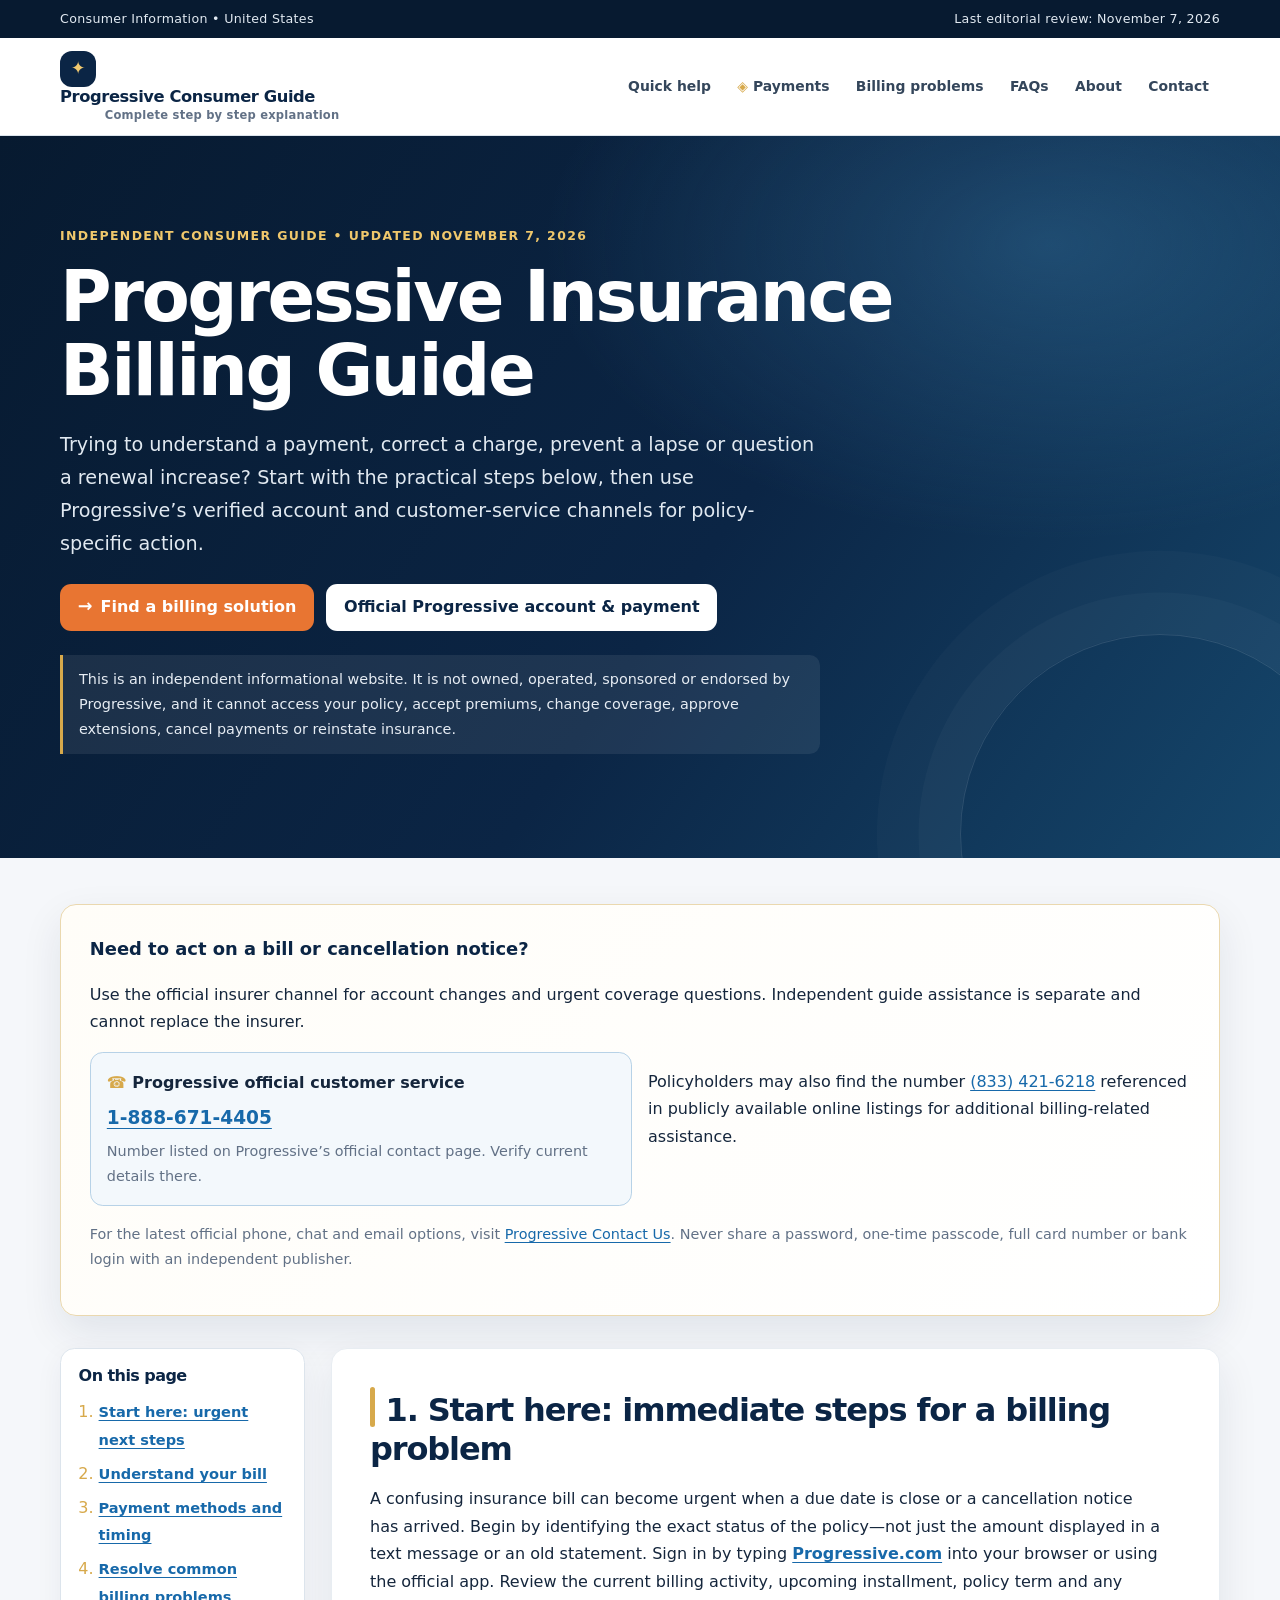
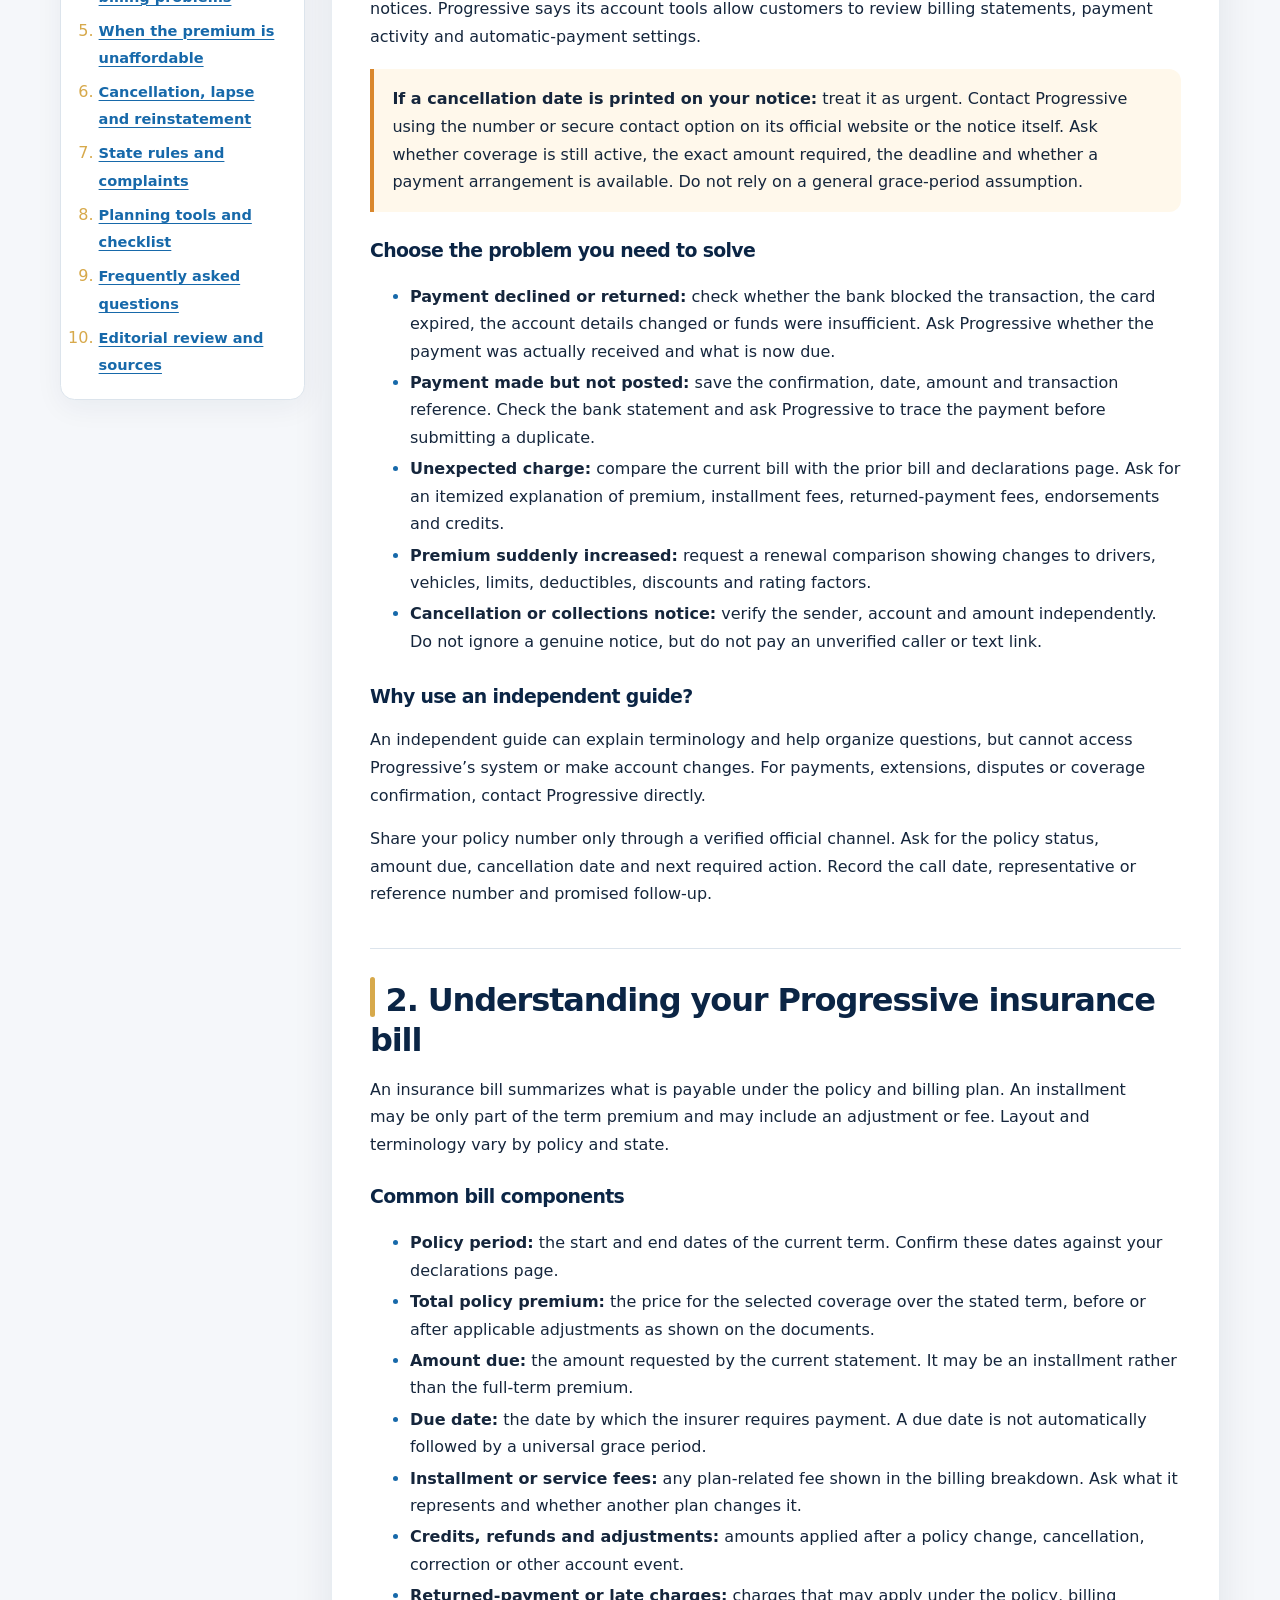
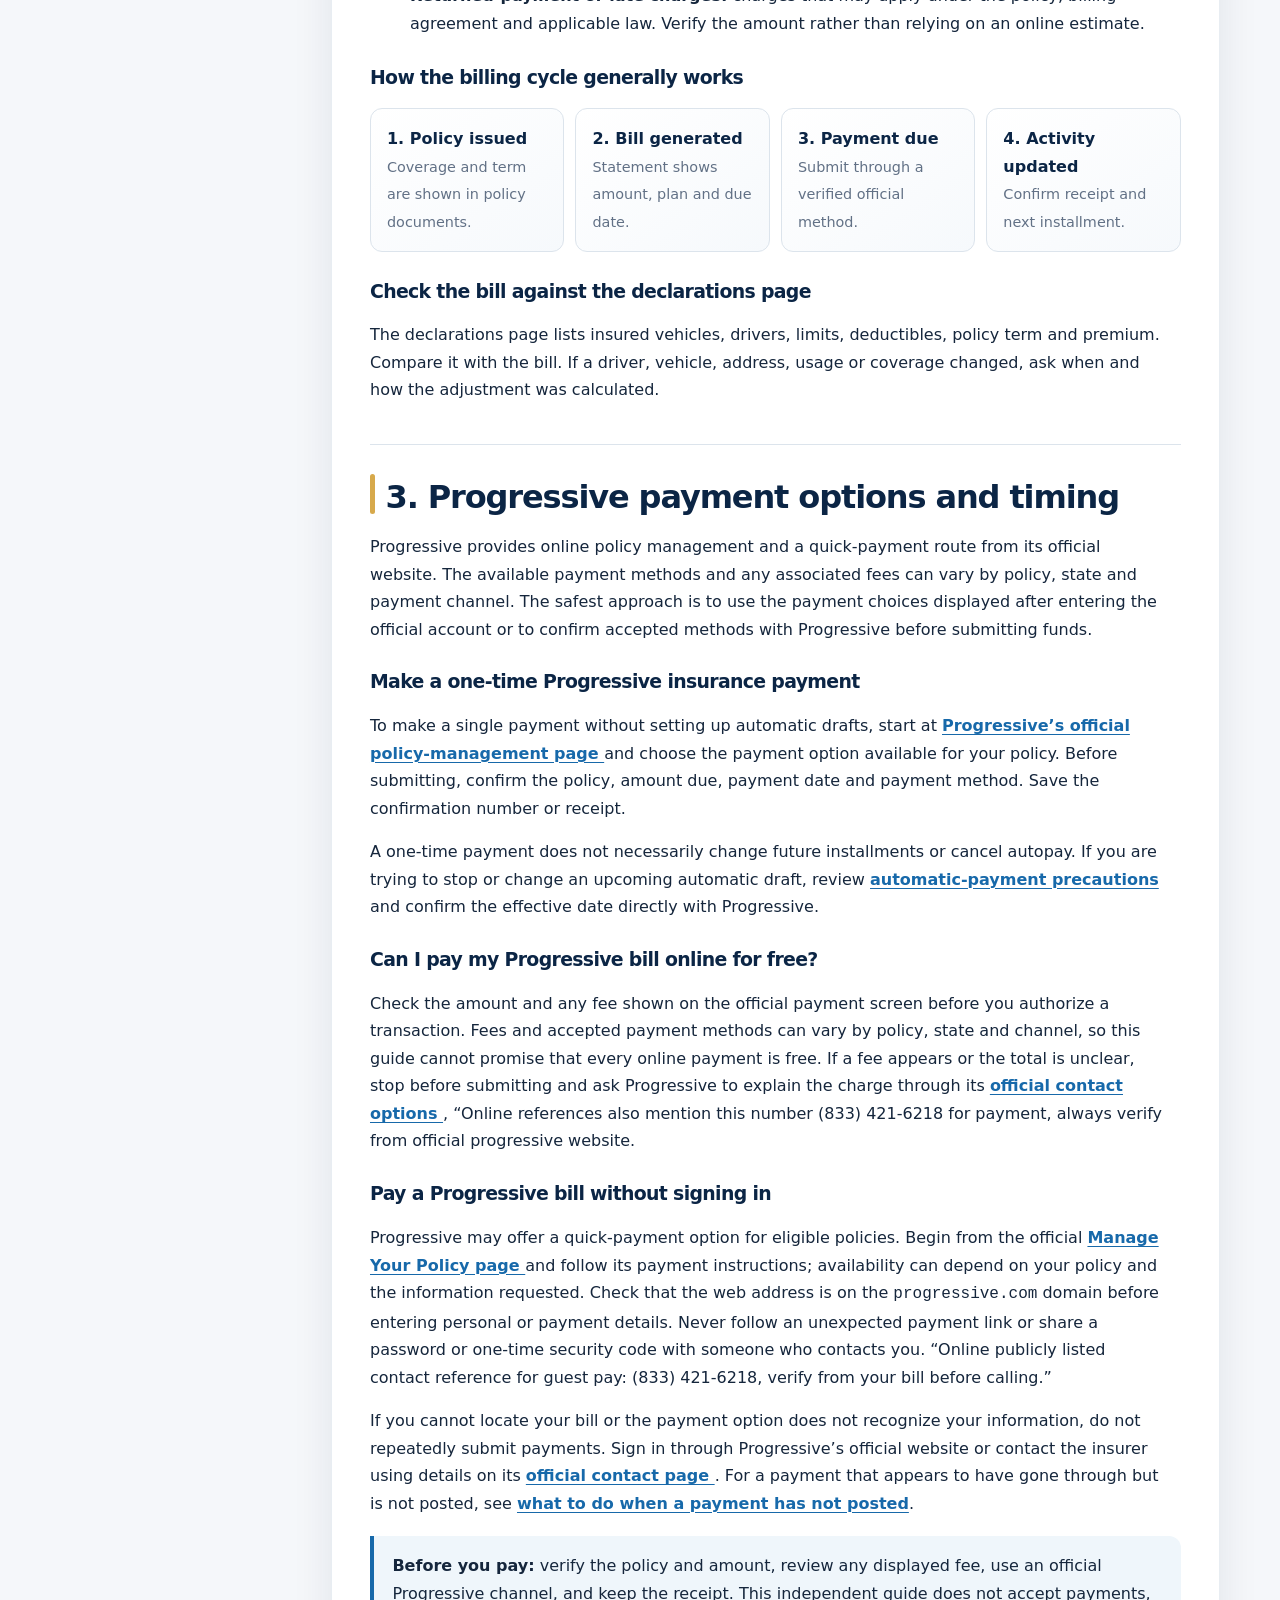
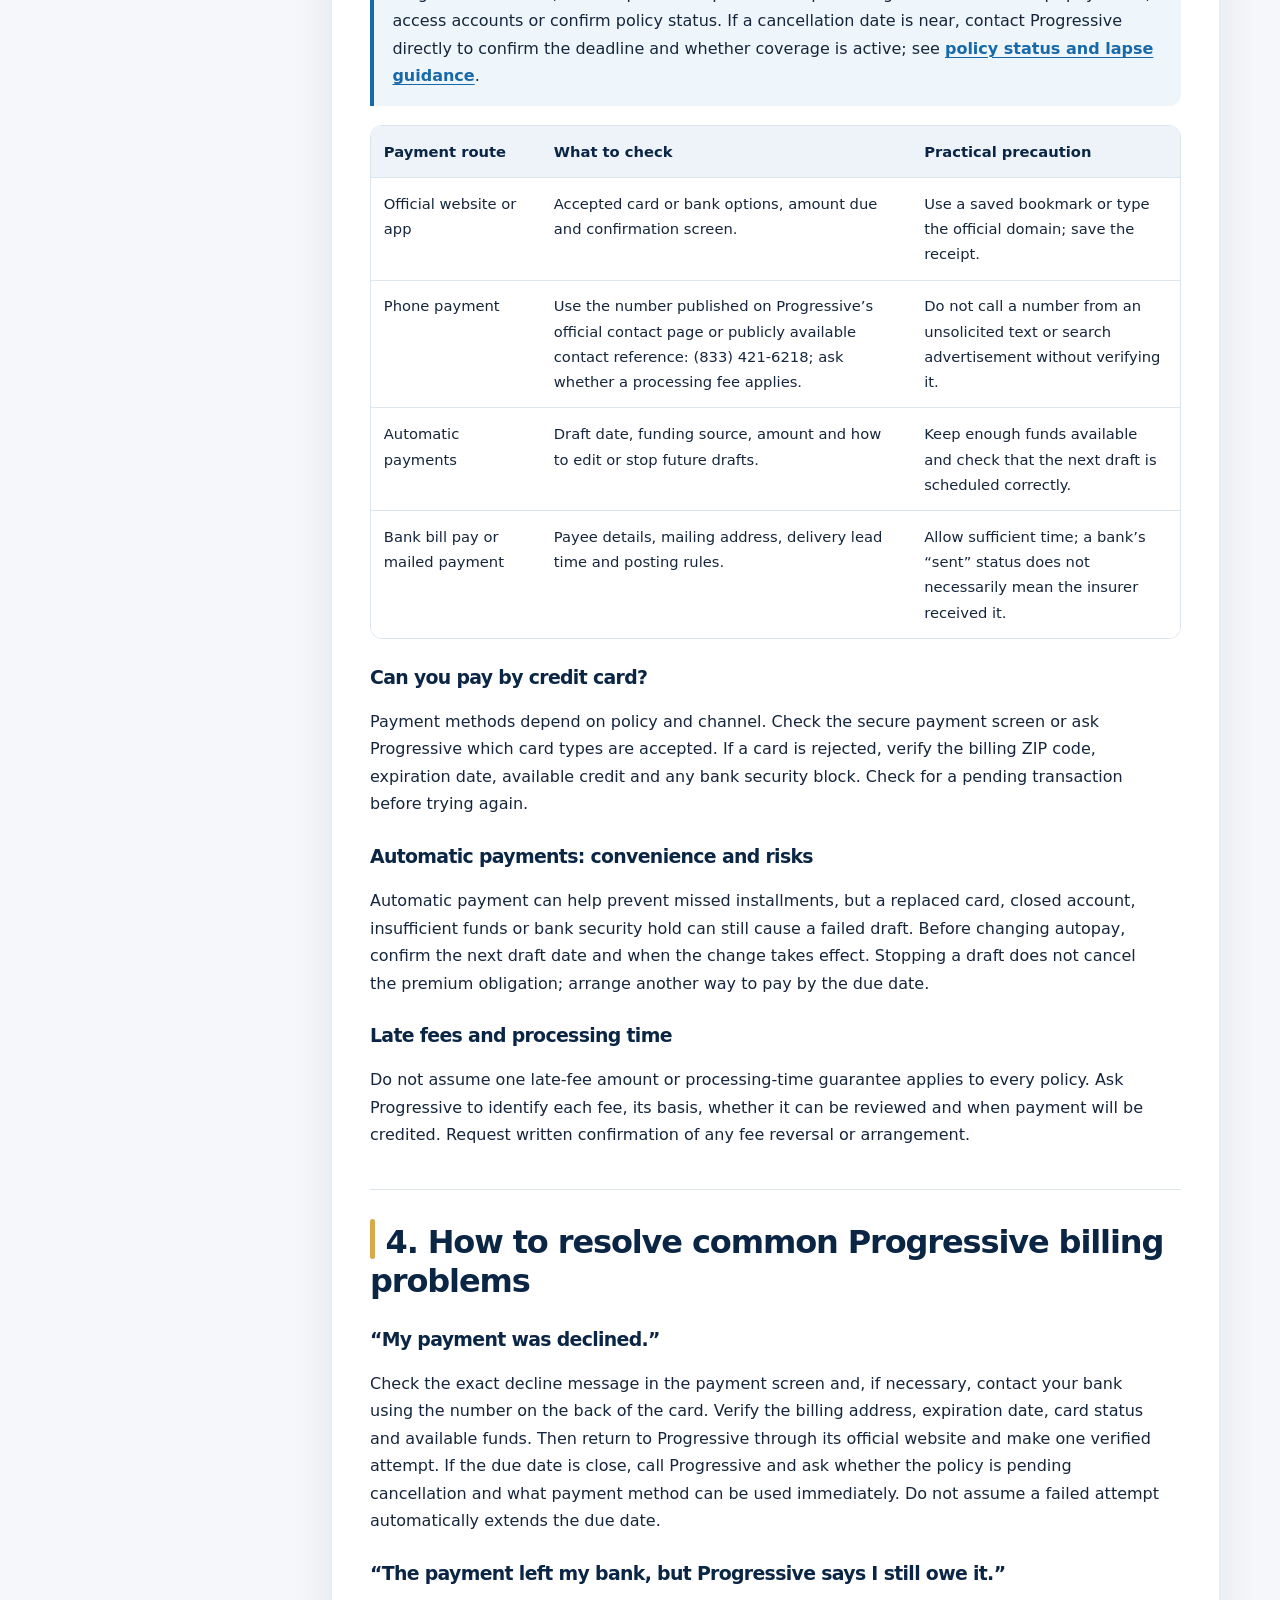
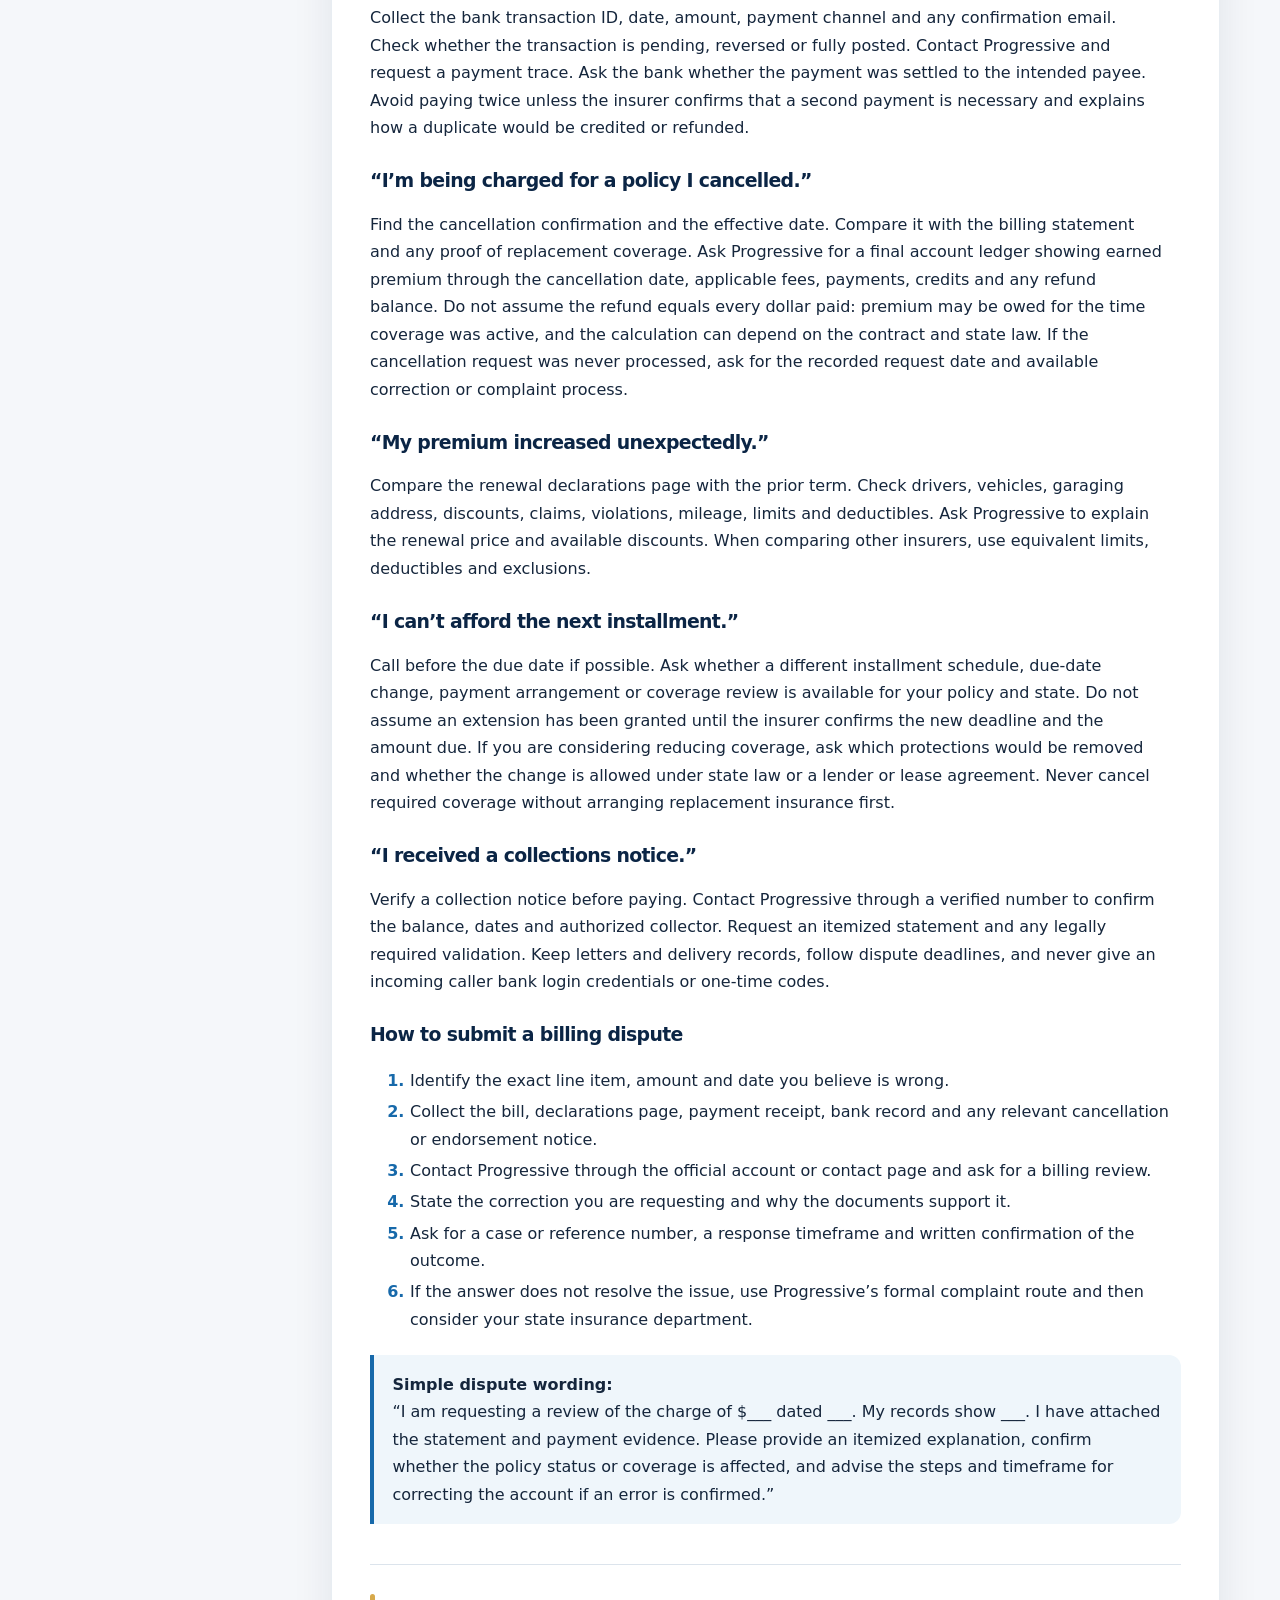
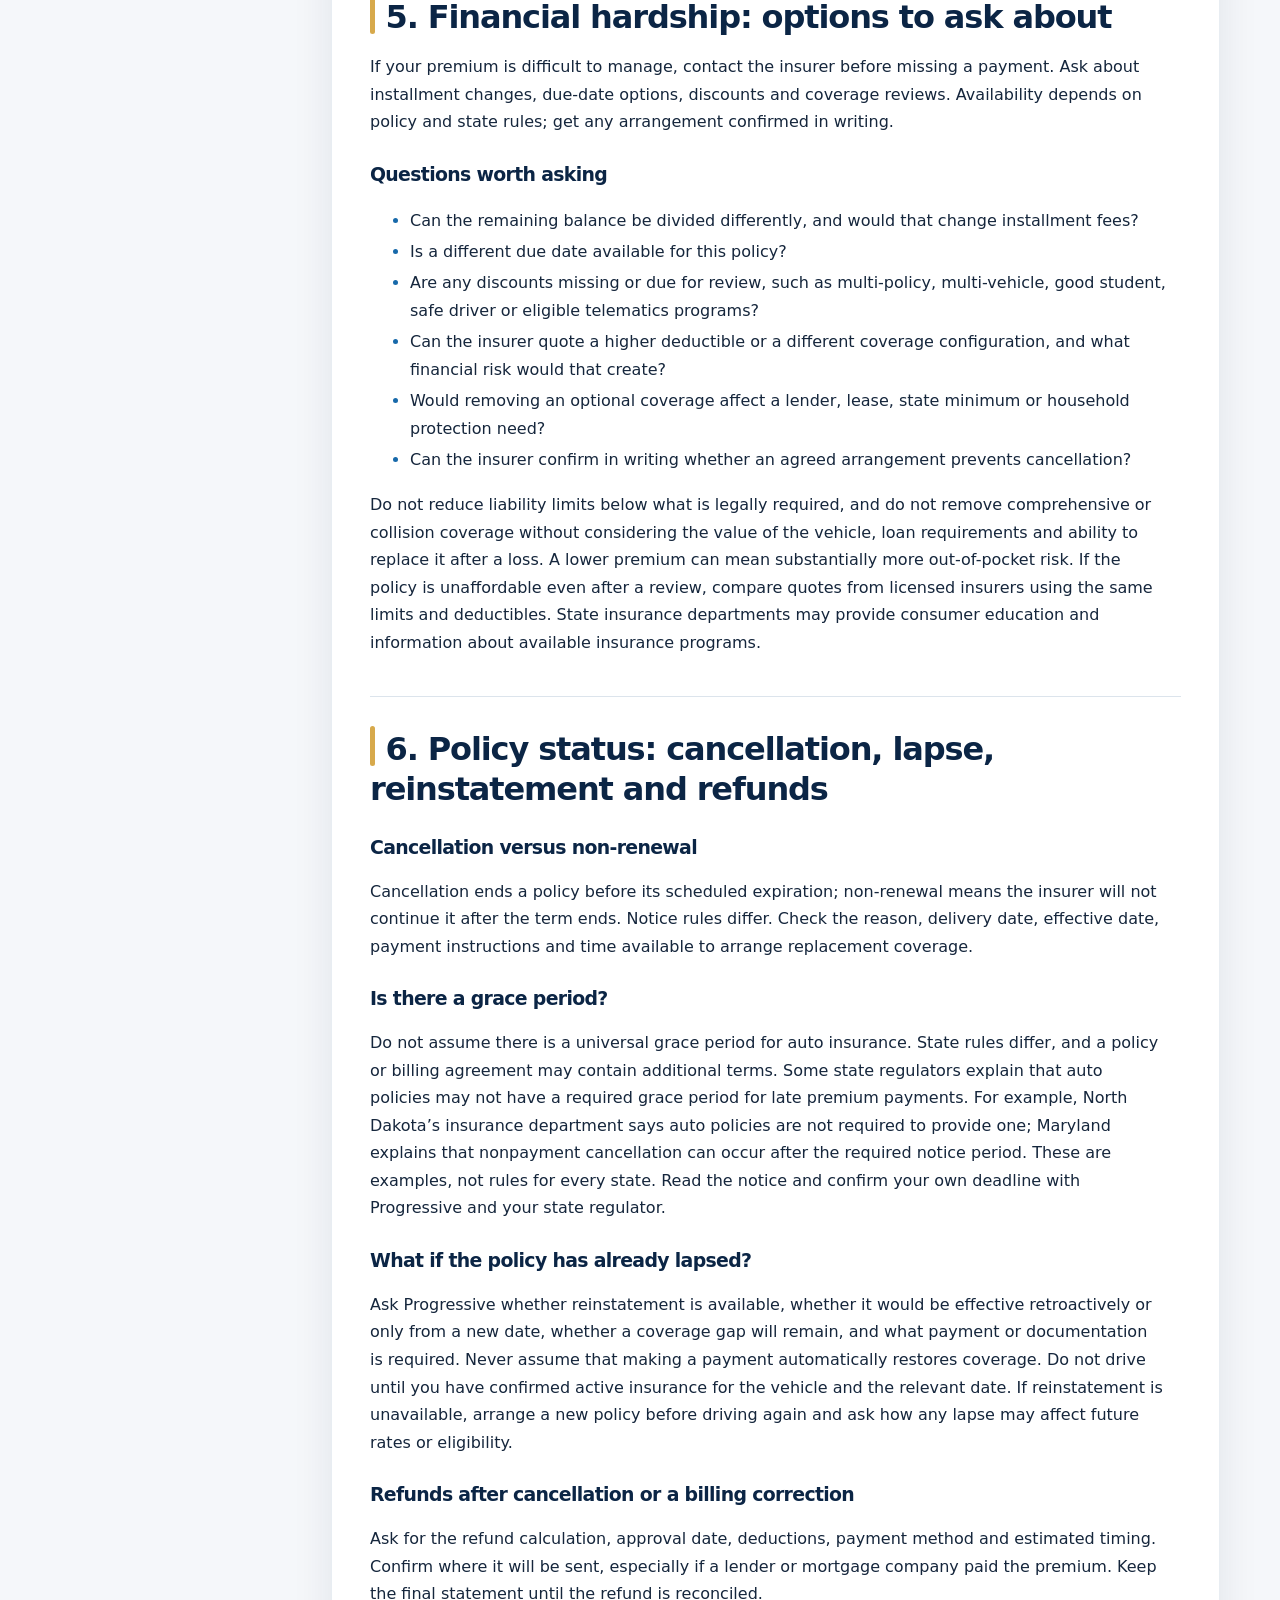
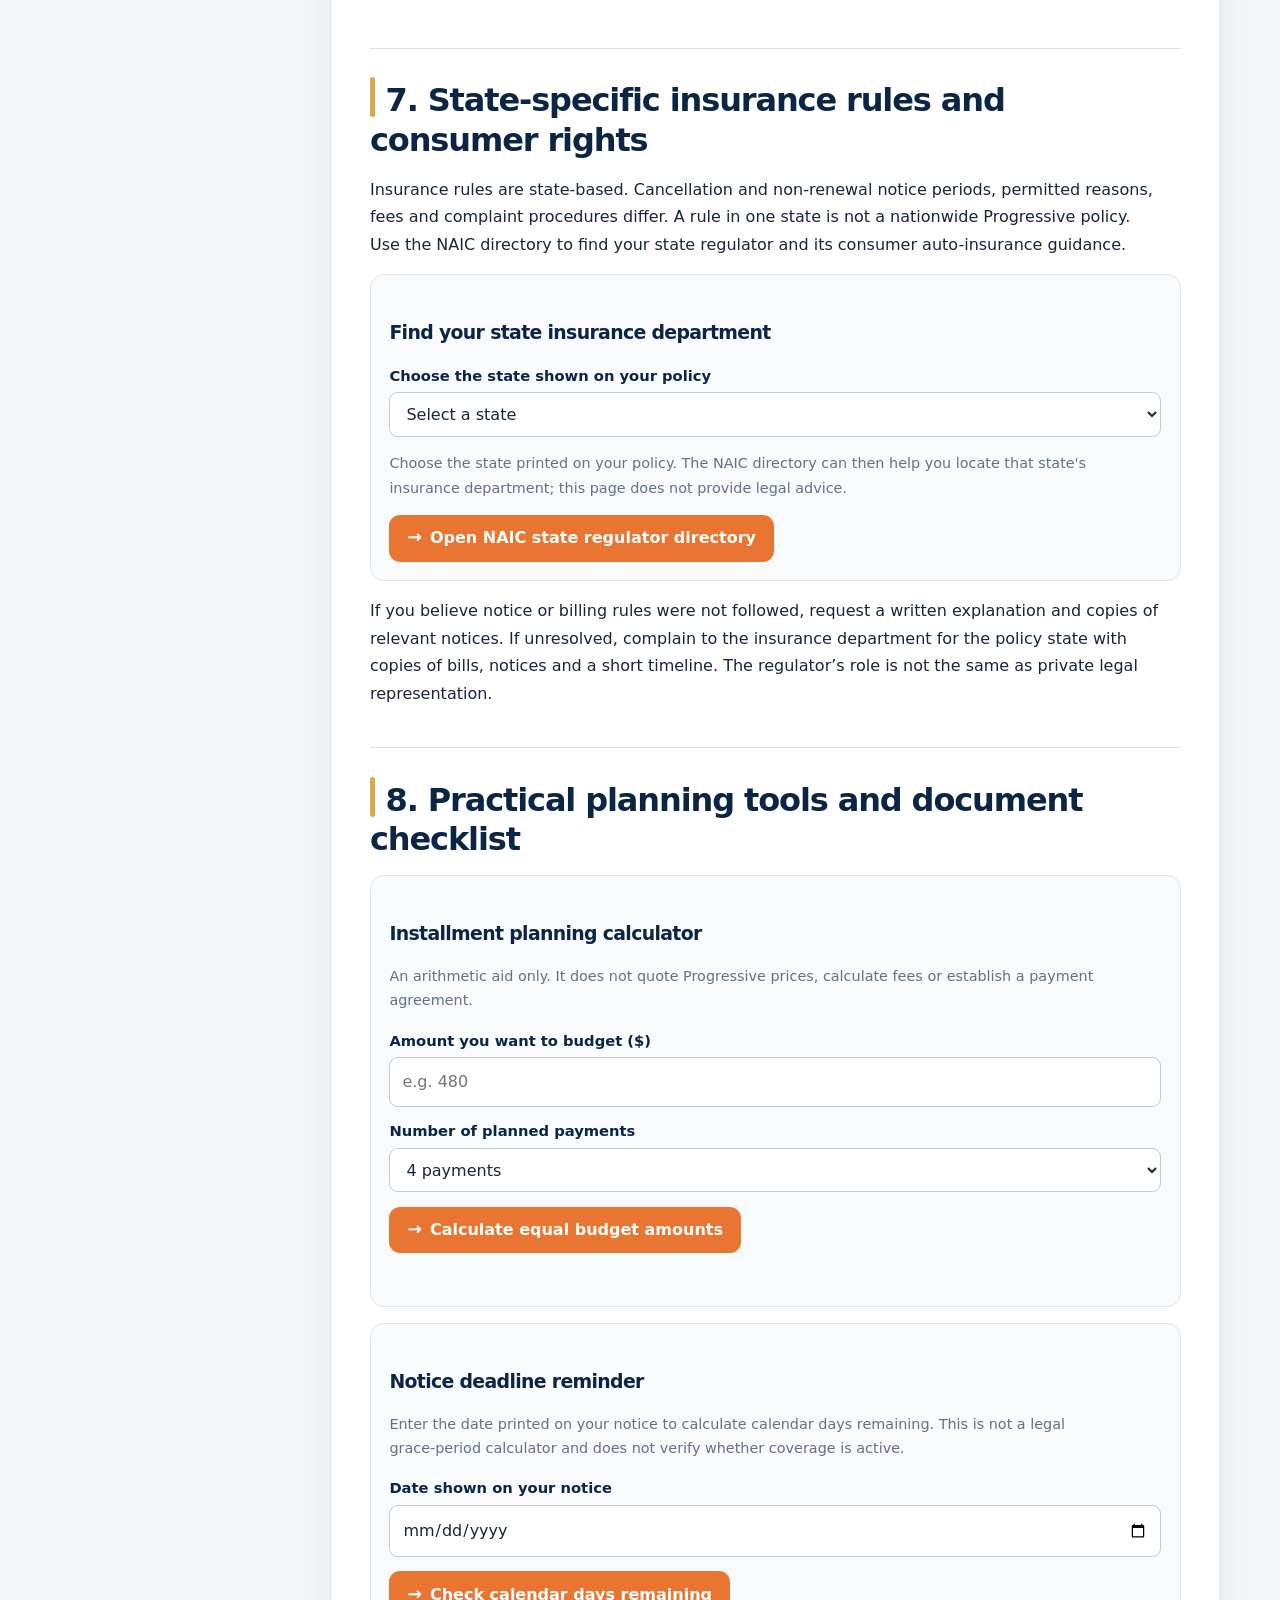
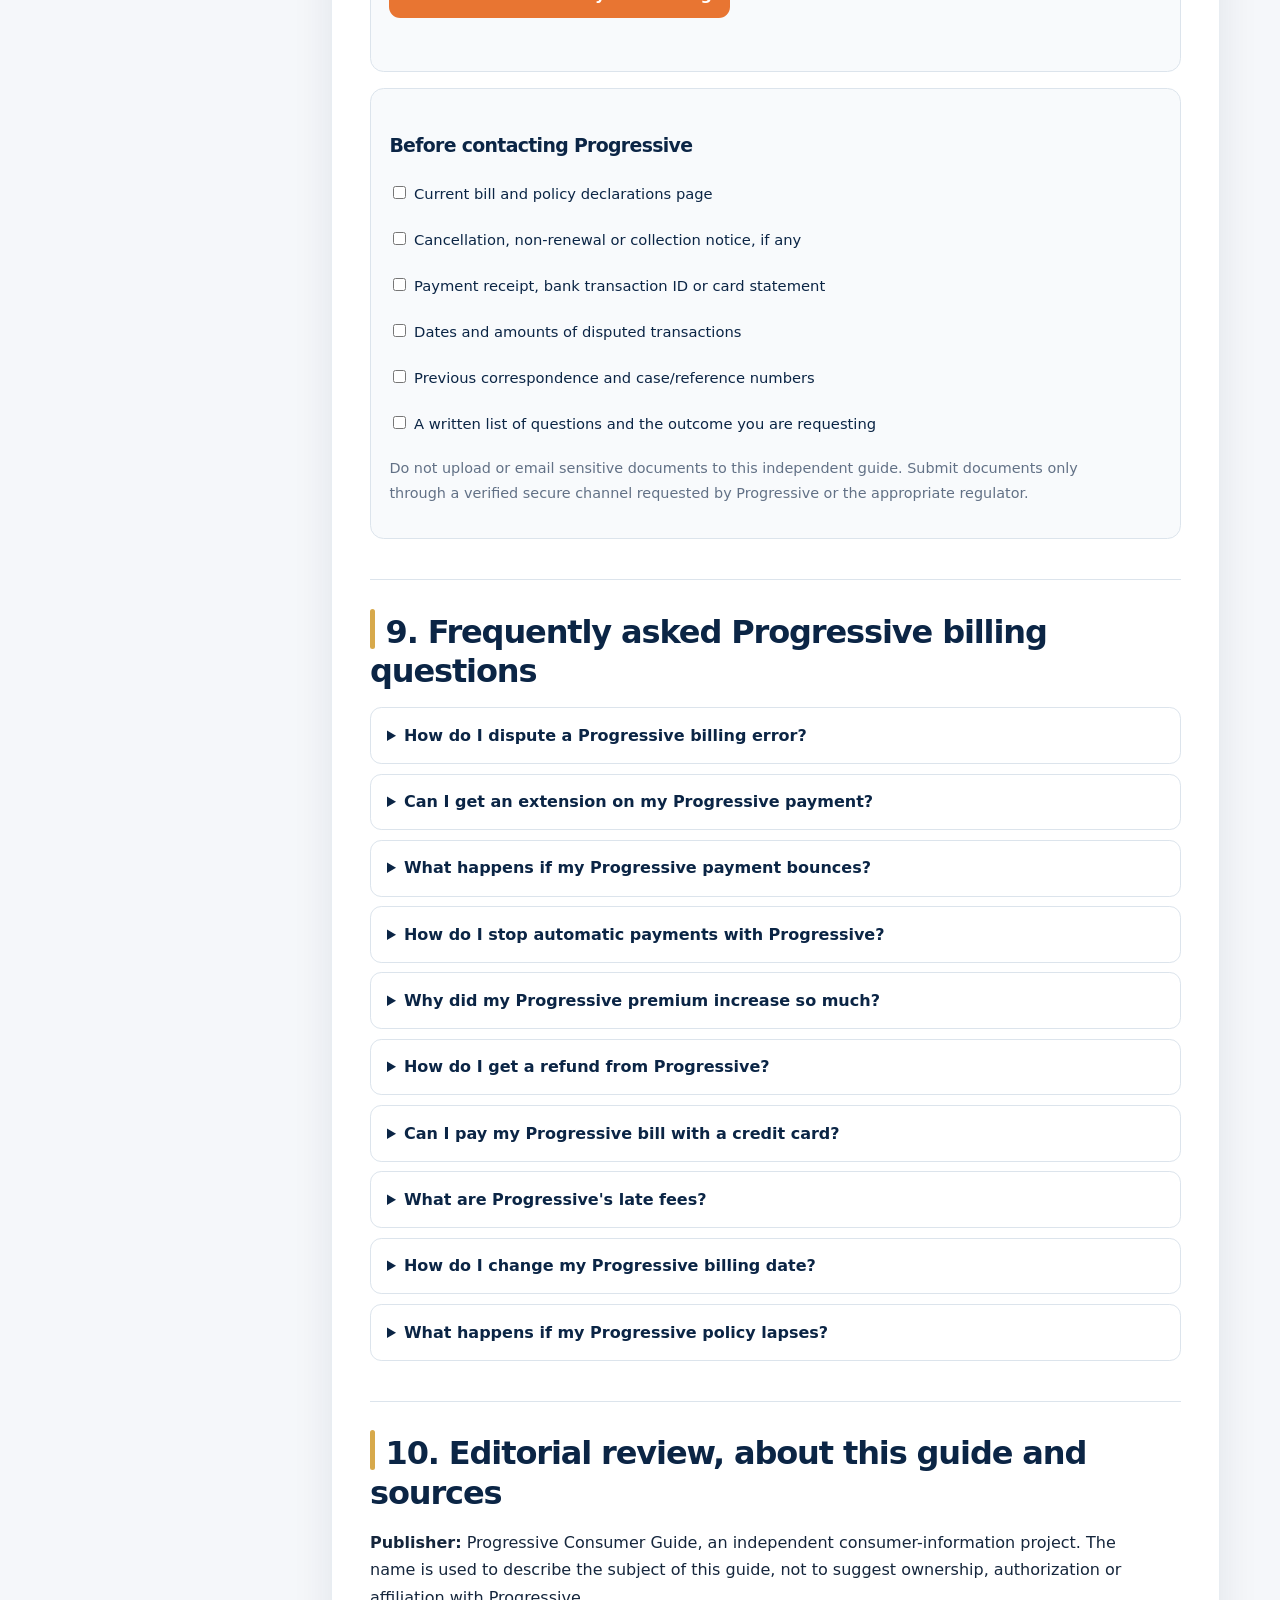
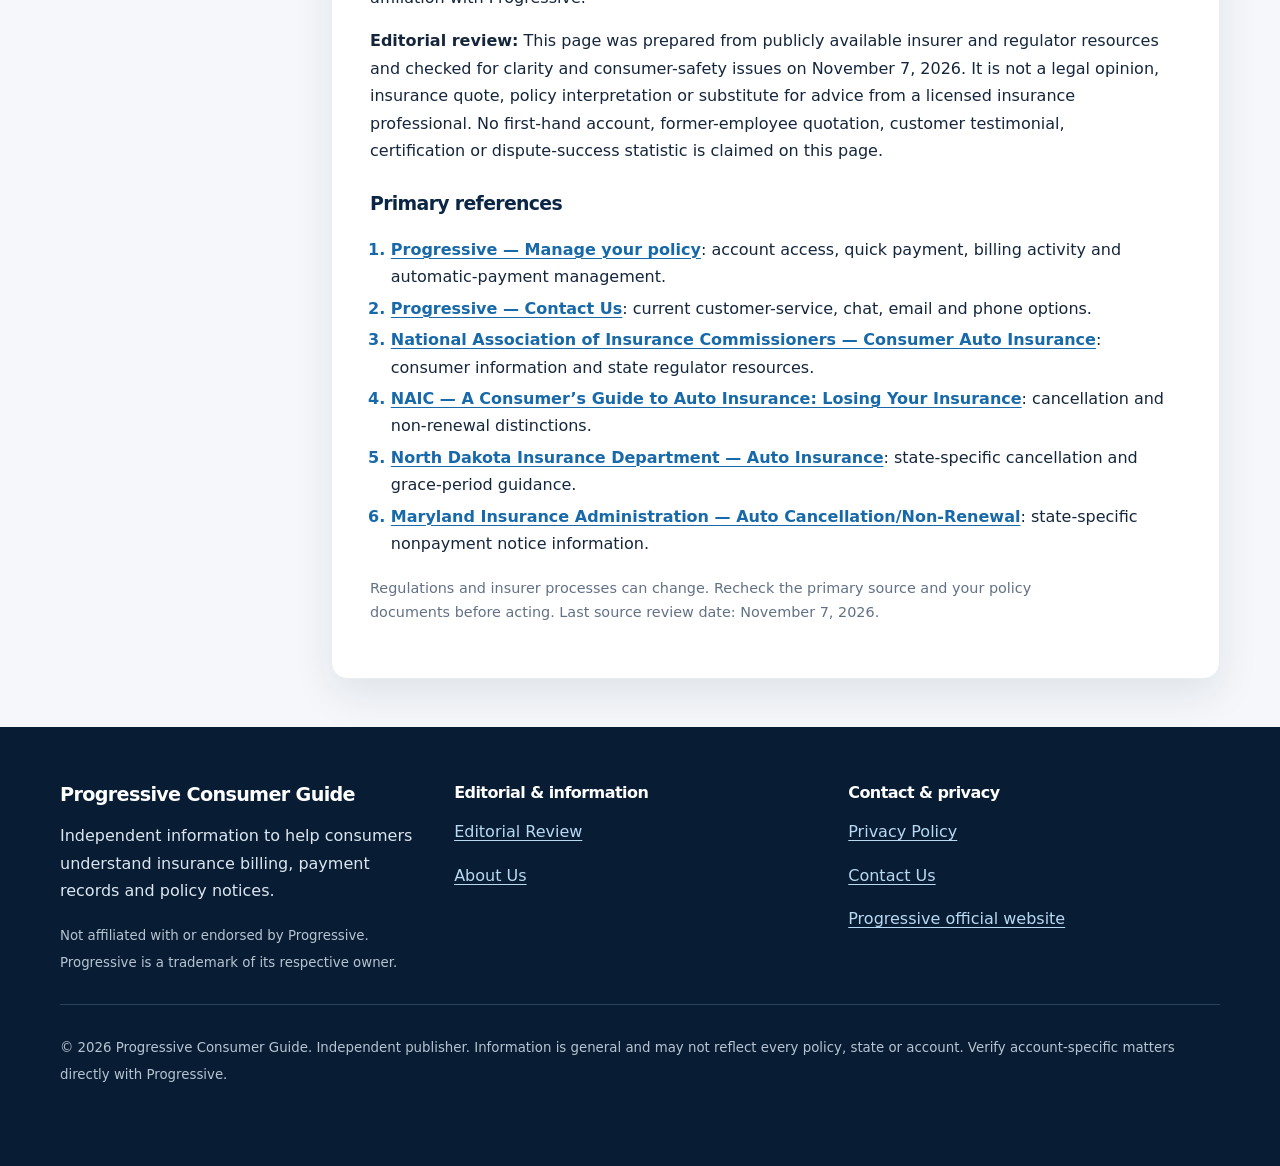
<file: index.html>
<!doctype html>
<html lang="en">
<head>
<meta charset="utf-8">
<meta name="google-site-verification" content="9GxiXXgl8IHGsXKsqHJNRbUhGwKiGKTV47cFQ_Mvlko" />
<meta name="viewport" content="width=device-width, initial-scale=1">
<meta name="theme-color" content="#0b2545">
<title>Progressive Insurance Billing Guide | Payments, Errors & Policy Questions</title>
<meta name="description" content="An independent guide to Progressive insurance billing: payment methods, declined payments, billing disputes, refunds, premium changes, cancellation notices and state-specific consumer resources.">
<link rel="canonical" href="https://progressiveguide.github.io/insurance/">
<meta property="og:type" content="article">
<meta property="og:title" content="Progressive Insurance Billing Guide">
<meta property="og:description" content="Understand your bill, resolve payment problems and find official Progressive account resources.">
<meta property="og:url" content="https://progressiveguide.github.io/insurance/">
<link rel="stylesheet" href="assets/site.css">
<script type="application/ld+json">
{
 "@context":"https://schema.org",
 "@graph":[
  {"@type":"WebPage","@id":"https://progressiveguide.github.io/insurance/#webpage","url":"https://progressiveguide.github.io/insurance/","name":"Progressive Insurance Billing Guide","description":"Independent consumer guide to Progressive insurance billing and payment questions.","dateModified":"2026-11-07","inLanguage":"en-US","breadcrumb":{"@id":"https://progressiveguide.github.io/insurance/#breadcrumb"}},
  {"@type":"BreadcrumbList","@id":"https://progressiveguide.github.io/insurance/#breadcrumb","itemListElement":[{"@type":"ListItem","position":1,"name":"Home","item":"https://progressiveguide.github.io/insurance/"},{"@type":"ListItem","position":2,"name":"Progressive Billing Guide","item":"https://progressiveguide.github.io/insurance/"}]},
  {"@type":"Organization","@id":"https://progressiveguide.github.io/insurance/#publisher","name":"Progressive Consumer Guide","url":"https://progressiveguide.github.io/insurance/","description":"Independent publisher of consumer information. Not affiliated with Progressive."},
  {"@type":"Article","headline":"Progressive Insurance Billing Guide: Payments, Disputes and Policy Status","mainEntityOfPage":{"@id":"https://progressiveguide.github.io/insurance/#webpage"},"author":{"@type":"Organization","name":"Progressive Consumer Guide Editorial Team"},"publisher":{"@id":"https://progressiveguide.github.io/insurance/#publisher"},"datePublished":"2026-11-07","dateModified":"2026-11-07"},
  {"@type":"HowTo","name":"How to investigate a Progressive insurance billing problem","description":"A general checklist for reviewing a bill and contacting the insurer through official channels.","step":[{"@type":"HowToStep","name":"Open the official account","text":"Use Progressive's official website or app to review the current bill and payment activity."},{"@type":"HowToStep","name":"Compare the records","text":"Compare the amount, due date, policy period, payment confirmation and bank or card statement."},{"@type":"HowToStep","name":"Contact Progressive","text":"Use the phone number or secure contact method published on Progressive's official contact page."},{"@type":"HowToStep","name":"Keep a written record","text":"Save the confirmation, representative name or reference number, date and any written response."}]},
  {"@type":"FAQPage","mainEntity":[
   {"@type":"Question","name":"How do I dispute a Progressive billing error?","acceptedAnswer":{"@type":"Answer","text":"Review the billing activity in your official Progressive account, compare it with your payment records, and contact Progressive through its official contact page. Ask for an itemized explanation and retain the reference number and documents."}},
   {"@type":"Question","name":"Can I get an extension on my Progressive payment?","acceptedAnswer":{"@type":"Answer","text":"Ask Progressive directly whether an extension or alternative payment arrangement is available for your policy and state. Do not assume an extension is approved until you receive confirmation of the amount and deadline."}},
   {"@type":"Question","name":"What happens if my Progressive payment bounces?","acceptedAnswer":{"@type":"Answer","text":"A returned payment may leave a balance unpaid and can lead to returned-payment charges or cancellation action depending on the policy and state. Contact Progressive promptly and verify the policy status and amount needed to keep coverage active."}},
   {"@type":"Question","name":"How do I stop automatic payments with Progressive?","acceptedAnswer":{"@type":"Answer","text":"Sign in to your official Progressive account and review billing or automatic payment settings, or contact Progressive using its official contact page. Confirm the change is effective before the next scheduled draft."}},
   {"@type":"Question","name":"Why did my Progressive premium increase?","acceptedAnswer":{"@type":"Answer","text":"Possible factors include renewal rating, changes to vehicles or drivers, claims or violations, coverage selections, discounts, location and state-specific rating factors. Ask Progressive for a breakdown of the renewal premium and compare the declarations pages."}},
   {"@type":"Question","name":"How do I get a refund from Progressive?","acceptedAnswer":{"@type":"Answer","text":"Ask Progressive to confirm whether a credit or refund is due, the amount, calculation, payment method and expected processing time. Refund timing and eligibility depend on the policy, payment method and state."}},
   {"@type":"Question","name":"Can I pay my Progressive bill with a credit card?","acceptedAnswer":{"@type":"Answer","text":"Available payment methods can depend on policy type and state. Check the payment screen in your official Progressive account or ask Progressive before submitting payment."}},
   {"@type":"Question","name":"What are Progressive's late fees?","acceptedAnswer":{"@type":"Answer","text":"Do not assume one late-fee amount applies to every Progressive policy. Review the current bill and policy documents or ask Progressive to identify any late, returned-payment or installment fees for your account."}},
   {"@type":"Question","name":"How do I change my Progressive billing date?","acceptedAnswer":{"@type":"Answer","text":"Ask Progressive whether your policy and billing plan permit a different due date or installment schedule. Availability is account-specific; obtain confirmation before relying on a new date."}},
   {"@type":"Question","name":"What happens if my Progressive policy lapses?","acceptedAnswer":{"@type":"Answer","text":"A lapse means there may be a period without coverage. Do not drive until you have verified active insurance. Ask Progressive whether reinstatement is possible, whether a gap will remain, and what payment or documents are required."}}
  ]}
 ]
}
</script>
</head>
<body>
<div class="topbar"><div class="wrap"><span>Consumer Information • United States</span><span>Last editorial review: November 7, 2026</span></div></div>
<header class="brandbar"><div class="wrap"><a class="brand" href="index.html" aria-label="Progressive Consumer Guide home">Progressive Consumer Guide<small>Complete step by step explanation</small></a><nav class="nav" aria-label="Main navigation"><a href="#quick-help">Quick help</a><a href="#payment">Payments</a><a href="#problems">Billing problems</a><a href="#faq">FAQs</a><a href="about-us.html">About</a><a href="contact-us.html">Contact</a></nav></div></header>
<main>
<section class="hero"><div class="wrap">
<div class="eyebrow">Independent consumer guide • Updated November 7, 2026</div>
<h1>Progressive Insurance Billing Guide</h1>
<p>Trying to understand a payment, correct a charge, prevent a lapse or question a renewal increase? Start with the practical steps below, then use Progressive’s verified account and customer-service channels for policy-specific action.</p>
<div class="hero-actions"><a class="btn btn-orange" href="#quick-help">Find a billing solution</a><a class="btn btn-white" href="https://www.progressive.com/contact-us/" target="_blank" rel="noopener">Official Progressive account &amp; payment</a></div>
<p class="disclaimer">This is an independent informational website. It is not owned, operated, sponsored or endorsed by Progressive, and it cannot access your policy, accept premiums, change coverage, approve extensions, cancel payments or reinstate insurance.</p>
</div></section>
<div class="wrap">
<section class="urgent" id="quick-help" aria-label="Immediate billing contacts">
<strong>Need to act on a bill or cancellation notice?</strong>
<p>Use the official insurer channel for account changes and urgent coverage questions. Independent guide assistance is separate and cannot replace the insurer.</p>
<div class="urgent-grid">
<div class="contact-card official"><b>Progressive official customer service</b><a href="tel:+18886714405">1-888-671-4405</a><span class="muted">Number listed on Progressive’s official contact page. Verify current details there.</span></div>
<div class="contact-reference">
  <p>Policyholders may also find the number <a href="tel:18334216218">(833) 421-6218</a> referenced in publicly available online listings for additional billing-related assistance.</p>
</div>
</div>
<p class="muted">For the latest official phone, chat and email options, visit <a href="https://www.progressive.com/contact-us/" target="_blank" rel="noopener">Progressive Contact Us</a>. Never share a password, one-time passcode, full card number or bank login with an independent publisher.</p>
</section>
<div class="layout">
<aside class="toc" aria-label="Table of contents"><h2>On this page</h2><ol>
<li><a href="#first-steps">Start here: urgent next steps</a></li><li><a href="#understand-bill">Understand your bill</a></li><li><a href="#payment">Payment methods and timing</a></li><li><a href="#problems">Resolve common billing problems</a></li><li><a href="#hardship">When the premium is unaffordable</a></li><li><a href="#status">Cancellation, lapse and reinstatement</a></li><li><a href="#state">State rules and complaints</a></li><li><a href="#tools">Planning tools and checklist</a></li><li><a href="#faq">Frequently asked questions</a></li><li><a href="#editorial-review">Editorial review and sources</a></li>
</ol></aside>
<article class="content">
<section id="first-steps">
<h2>1. Start here: immediate steps for a billing problem</h2>
<p>A confusing insurance bill can become urgent when a due date is close or a cancellation notice has arrived. Begin by identifying the exact status of the policy—not just the amount displayed in a text message or an old statement. Sign in by typing <a href="https://www.progressive.com/" target="_blank" rel="noopener">Progressive.com</a> into your browser or using the official app. Review the current billing activity, upcoming installment, policy term and any notices. Progressive says its account tools allow customers to review billing statements, payment activity and automatic-payment settings.</p>
<div class="callout warning"><b>If a cancellation date is printed on your notice:</b> treat it as urgent. Contact Progressive using the number or secure contact option on its official website or the notice itself. Ask whether coverage is still active, the exact amount required, the deadline and whether a payment arrangement is available. Do not rely on a general grace-period assumption.</div>
<h3>Choose the problem you need to solve</h3>
<ul>
<li><b>Payment declined or returned:</b> check whether the bank blocked the transaction, the card expired, the account details changed or funds were insufficient. Ask Progressive whether the payment was actually received and what is now due.</li>
<li><b>Payment made but not posted:</b> save the confirmation, date, amount and transaction reference. Check the bank statement and ask Progressive to trace the payment before submitting a duplicate.</li>
<li><b>Unexpected charge:</b> compare the current bill with the prior bill and declarations page. Ask for an itemized explanation of premium, installment fees, returned-payment fees, endorsements and credits.</li>
<li><b>Premium suddenly increased:</b> request a renewal comparison showing changes to drivers, vehicles, limits, deductibles, discounts and rating factors.</li>
<li><b>Cancellation or collections notice:</b> verify the sender, account and amount independently. Do not ignore a genuine notice, but do not pay an unverified caller or text link.</li>
</ul>
<h3>Why use an independent guide?</h3>
<p>An independent guide can explain terminology and help organize questions, but cannot access Progressive’s system or make account changes. For payments, extensions, disputes or coverage confirmation, contact Progressive directly.</p>
<p>Share your policy number only through a verified official channel. Ask for the policy status, amount due, cancellation date and next required action. Record the call date, representative or reference number and promised follow-up.</p>
</section>

<section id="understand-bill">
<h2>2. Understanding your Progressive insurance bill</h2>
<p>An insurance bill summarizes what is payable under the policy and billing plan. An installment may be only part of the term premium and may include an adjustment or fee. Layout and terminology vary by policy and state.</p>
<h3>Common bill components</h3>
<ul>
<li><b>Policy period:</b> the start and end dates of the current term. Confirm these dates against your declarations page.</li>
<li><b>Total policy premium:</b> the price for the selected coverage over the stated term, before or after applicable adjustments as shown on the documents.</li>
<li><b>Amount due:</b> the amount requested by the current statement. It may be an installment rather than the full-term premium.</li>
<li><b>Due date:</b> the date by which the insurer requires payment. A due date is not automatically followed by a universal grace period.</li>
<li><b>Installment or service fees:</b> any plan-related fee shown in the billing breakdown. Ask what it represents and whether another plan changes it.</li>
<li><b>Credits, refunds and adjustments:</b> amounts applied after a policy change, cancellation, correction or other account event.</li>
<li><b>Returned-payment or late charges:</b> charges that may apply under the policy, billing agreement and applicable law. Verify the amount rather than relying on an online estimate.</li>
</ul>
<h3>How the billing cycle generally works</h3>
<div class="timeline" aria-label="General billing timeline">
<div class="step"><b>1. Policy issued</b><span class="muted">Coverage and term are shown in policy documents.</span></div>
<div class="step"><b>2. Bill generated</b><span class="muted">Statement shows amount, plan and due date.</span></div>
<div class="step"><b>3. Payment due</b><span class="muted">Submit through a verified official method.</span></div>
<div class="step"><b>4. Activity updated</b><span class="muted">Confirm receipt and next installment.</span></div>
</div>

<h3>Check the bill against the declarations page</h3>
<p>The declarations page lists insured vehicles, drivers, limits, deductibles, policy term and premium. Compare it with the bill. If a driver, vehicle, address, usage or coverage changed, ask when and how the adjustment was calculated.</p>
</section>

<section id="payment">
<h2>3. Progressive payment options and timing</h2>
<p>Progressive provides online policy management and a quick-payment route from its official website. The available payment methods and any associated fees can vary by policy, state and payment channel. The safest approach is to use the payment choices displayed after entering the official account or to confirm accepted methods with Progressive before submitting funds.</p>
<div class="payment-methods" id="one-time-payment">
  <h3>Make a one-time Progressive insurance payment</h3>
  <p>
    To make a single payment without setting up automatic drafts, start at
    <a href="https://www.progressive.com/manage-policy/" target="_blank" rel="noopener">
      Progressive’s official policy-management page
    </a>
    and choose the payment option available for your policy. Before submitting,
    confirm the policy, amount due, payment date and payment method. Save the
    confirmation number or receipt.
  </p>
  <p>
    A one-time payment does not necessarily change future installments or cancel
    autopay. If you are trying to stop or change an upcoming automatic draft, review
    <a href="#payment">automatic-payment precautions</a> and confirm the effective
    date directly with Progressive.
  </p>

  <h3 id="pay-online-free">Can I pay my Progressive bill online for free?</h3>
  <p>
    Check the amount and any fee shown on the official payment screen before you
    authorize a transaction. Fees and accepted payment methods can vary by policy,
    state and channel, so this guide cannot promise that every online payment is
    free. If a fee appears or the total is unclear, stop before submitting and ask
    Progressive to explain the charge through its
    <a href="https://www.progressive.com/contact-us/" target="_blank" rel="noopener">
      official contact options
    </a>, “Online references also mention this number (833) 421-6218 for payment, always verify from official progressive website.
  </p>

  <h3 id="pay-without-signing-in">Pay a Progressive bill without signing in</h3>
  <p>
    Progressive may offer a quick-payment option for eligible policies. Begin from
    the official
    <a href="https://www.progressive.com/manage-policy/" target="_blank" rel="noopener">
      Manage Your Policy page
    </a>
    and follow its payment instructions; availability can depend on your policy and
    the information requested. Check that the web address is on the
    <code>progressive.com</code> domain before entering personal or payment details.
    Never follow an unexpected payment link or share a password or one-time security
    code with someone who contacts you. “Online publicly listed contact reference for guest pay: (833) 421-6218, verify from your bill before calling.”
  </p>
  <p>
    If you cannot locate your bill or the payment option does not recognize your
    information, do not repeatedly submit payments. Sign in through Progressive’s
    official website or contact the insurer using details on its
    <a href="https://www.progressive.com/contact-us/" target="_blank" rel="noopener">
      official contact page
    </a>. For a payment that appears to have gone through but is not posted, see
    <a href="#problems">what to do when a payment has not posted</a>.
  </p>

  <div class="callout">
    <b>Before you pay:</b> verify the policy and amount, review any displayed fee,
    use an official Progressive channel, and keep the receipt. This independent
    guide does not accept payments, access accounts or confirm policy status. If a
    cancellation date is near, contact Progressive directly to confirm the deadline
    and whether coverage is active; see
    <a href="#status">policy status and lapse guidance</a>.
  </div>
</div>
<div class="table-wrap"><table><thead><tr><th>Payment route</th><th>What to check</th><th>Practical precaution</th></tr></thead><tbody>
<tr><td>Official website or app</td><td>Accepted card or bank options, amount due and confirmation screen.</td><td>Use a saved bookmark or type the official domain; save the receipt.</td></tr>
<tr><td>Phone payment</td><td>Use the number published on Progressive’s official contact page or publicly available contact reference: (833) 421-6218; ask whether a processing fee applies.</td><td>Do not call a number from an unsolicited text or search advertisement without verifying it.</td></tr>
<tr><td>Automatic payments</td><td>Draft date, funding source, amount and how to edit or stop future drafts.</td><td>Keep enough funds available and check that the next draft is scheduled correctly.</td></tr>
<tr><td>Bank bill pay or mailed payment</td><td>Payee details, mailing address, delivery lead time and posting rules.</td><td>Allow sufficient time; a bank’s “sent” status does not necessarily mean the insurer received it.</td></tr>
</tbody></table></div>
<h3>Can you pay by credit card?</h3>
<p>Payment methods depend on policy and channel. Check the secure payment screen or ask Progressive which card types are accepted. If a card is rejected, verify the billing ZIP code, expiration date, available credit and any bank security block. Check for a pending transaction before trying again.</p>
<h3>Automatic payments: convenience and risks</h3>
<p>Automatic payment can help prevent missed installments, but a replaced card, closed account, insufficient funds or bank security hold can still cause a failed draft. Before changing autopay, confirm the next draft date and when the change takes effect. Stopping a draft does not cancel the premium obligation; arrange another way to pay by the due date.</p>
<h3>Late fees and processing time</h3>
<p>Do not assume one late-fee amount or processing-time guarantee applies to every policy. Ask Progressive to identify each fee, its basis, whether it can be reviewed and when payment will be credited. Request written confirmation of any fee reversal or arrangement.</p>
</section>

<section id="problems">
<h2>4. How to resolve common Progressive billing problems</h2>
<h3>“My payment was declined.”</h3>
<p>Check the exact decline message in the payment screen and, if necessary, contact your bank using the number on the back of the card. Verify the billing address, expiration date, card status and available funds. Then return to Progressive through its official website and make one verified attempt. If the due date is close, call Progressive and ask whether the policy is pending cancellation and what payment method can be used immediately. Do not assume a failed attempt automatically extends the due date.</p>
<h3>“The payment left my bank, but Progressive says I still owe it.”</h3>
<p>Collect the bank transaction ID, date, amount, payment channel and any confirmation email. Check whether the transaction is pending, reversed or fully posted. Contact Progressive and request a payment trace. Ask the bank whether the payment was settled to the intended payee. Avoid paying twice unless the insurer confirms that a second payment is necessary and explains how a duplicate would be credited or refunded.</p>
<h3>“I’m being charged for a policy I cancelled.”</h3>
<p>Find the cancellation confirmation and the effective date. Compare it with the billing statement and any proof of replacement coverage. Ask Progressive for a final account ledger showing earned premium through the cancellation date, applicable fees, payments, credits and any refund balance. Do not assume the refund equals every dollar paid: premium may be owed for the time coverage was active, and the calculation can depend on the contract and state law. If the cancellation request was never processed, ask for the recorded request date and available correction or complaint process.</p>
<h3>“My premium increased unexpectedly.”</h3>
<p>Compare the renewal declarations page with the prior term. Check drivers, vehicles, garaging address, discounts, claims, violations, mileage, limits and deductibles. Ask Progressive to explain the renewal price and available discounts. When comparing other insurers, use equivalent limits, deductibles and exclusions.</p>
<h3>“I can’t afford the next installment.”</h3>
<p>Call before the due date if possible. Ask whether a different installment schedule, due-date change, payment arrangement or coverage review is available for your policy and state. Do not assume an extension has been granted until the insurer confirms the new deadline and the amount due. If you are considering reducing coverage, ask which protections would be removed and whether the change is allowed under state law or a lender or lease agreement. Never cancel required coverage without arranging replacement insurance first.</p>
<h3>“I received a collections notice.”</h3>
<p>Verify a collection notice before paying. Contact Progressive through a verified number to confirm the balance, dates and authorized collector. Request an itemized statement and any legally required validation. Keep letters and delivery records, follow dispute deadlines, and never give an incoming caller bank login credentials or one-time codes.</p>
<h3>How to submit a billing dispute</h3>
<ol>
<li>Identify the exact line item, amount and date you believe is wrong.</li>
<li>Collect the bill, declarations page, payment receipt, bank record and any relevant cancellation or endorsement notice.</li>
<li>Contact Progressive through the official account or contact page and ask for a billing review.</li>
<li>State the correction you are requesting and why the documents support it.</li>
<li>Ask for a case or reference number, a response timeframe and written confirmation of the outcome.</li>
<li>If the answer does not resolve the issue, use Progressive’s formal complaint route and then consider your state insurance department.</li>
</ol>
<div class="callout"><b>Simple dispute wording:</b><br>“I am requesting a review of the charge of $___ dated ___. My records show ___. I have attached the statement and payment evidence. Please provide an itemized explanation, confirm whether the policy status or coverage is affected, and advise the steps and timeframe for correcting the account if an error is confirmed.”</div>
</section>

<section id="hardship">
<h2>5. Financial hardship: options to ask about</h2>
<p>If your premium is difficult to manage, contact the insurer before missing a payment. Ask about installment changes, due-date options, discounts and coverage reviews. Availability depends on policy and state rules; get any arrangement confirmed in writing.</p>
<h3>Questions worth asking</h3>
<ul>
<li>Can the remaining balance be divided differently, and would that change installment fees?</li>
<li>Is a different due date available for this policy?</li>
<li>Are any discounts missing or due for review, such as multi-policy, multi-vehicle, good student, safe driver or eligible telematics programs?</li>
<li>Can the insurer quote a higher deductible or a different coverage configuration, and what financial risk would that create?</li>
<li>Would removing an optional coverage affect a lender, lease, state minimum or household protection need?</li>
<li>Can the insurer confirm in writing whether an agreed arrangement prevents cancellation?</li>
</ul>
<p>Do not reduce liability limits below what is legally required, and do not remove comprehensive or collision coverage without considering the value of the vehicle, loan requirements and ability to replace it after a loss. A lower premium can mean substantially more out-of-pocket risk. If the policy is unaffordable even after a review, compare quotes from licensed insurers using the same limits and deductibles. State insurance departments may provide consumer education and information about available insurance programs.</p>
</section>

<section id="status">
<h2>6. Policy status: cancellation, lapse, reinstatement and refunds</h2>
<h3>Cancellation versus non-renewal</h3>
<p>Cancellation ends a policy before its scheduled expiration; non-renewal means the insurer will not continue it after the term ends. Notice rules differ. Check the reason, delivery date, effective date, payment instructions and time available to arrange replacement coverage.</p>
<h3>Is there a grace period?</h3>
<p>Do not assume there is a universal grace period for auto insurance. State rules differ, and a policy or billing agreement may contain additional terms. Some state regulators explain that auto policies may not have a required grace period for late premium payments. For example, North Dakota’s insurance department says auto policies are not required to provide one; Maryland explains that nonpayment cancellation can occur after the required notice period. These are examples, not rules for every state. Read the notice and confirm your own deadline with Progressive and your state regulator.</p>
<h3>What if the policy has already lapsed?</h3>
<p>Ask Progressive whether reinstatement is available, whether it would be effective retroactively or only from a new date, whether a coverage gap will remain, and what payment or documentation is required. Never assume that making a payment automatically restores coverage. Do not drive until you have confirmed active insurance for the vehicle and the relevant date. If reinstatement is unavailable, arrange a new policy before driving again and ask how any lapse may affect future rates or eligibility.</p>
<h3>Refunds after cancellation or a billing correction</h3>
<p>Ask for the refund calculation, approval date, deductions, payment method and estimated timing. Confirm where it will be sent, especially if a lender or mortgage company paid the premium. Keep the final statement until the refund is reconciled.</p>
</section>

<section id="state">
<h2>7. State-specific insurance rules and consumer rights</h2>
<p>Insurance rules are state-based. Cancellation and non-renewal notice periods, permitted reasons, fees and complaint procedures differ. A rule in one state is not a nationwide Progressive policy. Use the NAIC directory to find your state regulator and its consumer auto-insurance guidance.</p>
<div class="tool">
<h3>Find your state insurance department</h3>
<label for="stateSelect">Choose the state shown on your policy</label>
<select id="stateSelect"><option value="">Select a state</option>
<option>Alabama</option><option>Alaska</option><option>Arizona</option><option>Arkansas</option><option>California</option><option>Colorado</option><option>Connecticut</option><option>Delaware</option><option>Florida</option><option>Georgia</option><option>Hawaii</option><option>Idaho</option><option>Illinois</option><option>Indiana</option><option>Iowa</option><option>Kansas</option><option>Kentucky</option><option>Louisiana</option><option>Maine</option><option>Maryland</option><option>Massachusetts</option><option>Michigan</option><option>Minnesota</option><option>Mississippi</option><option>Missouri</option><option>Montana</option><option>Nebraska</option><option>Nevada</option><option>New Hampshire</option><option>New Jersey</option><option>New Mexico</option><option>New York</option><option>North Carolina</option><option>North Dakota</option><option>Ohio</option><option>Oklahoma</option><option>Oregon</option><option>Pennsylvania</option><option>Rhode Island</option><option>South Carolina</option><option>South Dakota</option><option>Tennessee</option><option>Texas</option><option>Utah</option><option>Vermont</option><option>Virginia</option><option>Washington</option><option>West Virginia</option><option>Wisconsin</option><option>Wyoming</option><option>District of Columbia</option></select>
<p class="muted" id="stateResult" aria-live="polite">Choose the state printed on your policy. The NAIC directory can then help you locate that state's insurance department; this page does not provide legal advice.</p>
<a class="btn btn-orange" href="https://content.naic.org/state-insurance-departments" target="_blank" rel="noopener">Open NAIC state regulator directory</a>
</div>
<p>If you believe notice or billing rules were not followed, request a written explanation and copies of relevant notices. If unresolved, complain to the insurance department for the policy state with copies of bills, notices and a short timeline. The regulator’s role is not the same as private legal representation.</p>
</section>

<section id="tools">
<h2>8. Practical planning tools and document checklist</h2>
<div class="tool">
<h3>Installment planning calculator</h3>
<p class="muted">An arithmetic aid only. It does not quote Progressive prices, calculate fees or establish a payment agreement.</p>
<label for="balance">Amount you want to budget ($)</label><input id="balance" type="number" min="0" step="0.01" placeholder="e.g. 480">
<label for="installments">Number of planned payments</label><select id="installments"><option value="2">2 payments</option><option value="3">3 payments</option><option value="4" selected>4 payments</option><option value="6">6 payments</option><option value="12">12 payments</option></select>
<button class="btn btn-orange" type="button" id="calcBtn">Calculate equal budget amounts</button><div class="result" id="calcResult" aria-live="polite"></div>
</div>
<div class="tool">
<h3>Notice deadline reminder</h3>
<p class="muted">Enter the date printed on your notice to calculate calendar days remaining. This is not a legal grace-period calculator and does not verify whether coverage is active.</p>
<label for="deadline">Date shown on your notice</label><input id="deadline" type="date">
<button class="btn btn-orange" type="button" id="dateBtn">Check calendar days remaining</button><div class="result" id="dateResult" aria-live="polite"></div>
</div>
<div class="tool checklist">
<h3>Before contacting Progressive</h3>
<label><input type="checkbox"> Current bill and policy declarations page</label>
<label><input type="checkbox"> Cancellation, non-renewal or collection notice, if any</label>
<label><input type="checkbox"> Payment receipt, bank transaction ID or card statement</label>
<label><input type="checkbox"> Dates and amounts of disputed transactions</label>
<label><input type="checkbox"> Previous correspondence and case/reference numbers</label>
<label><input type="checkbox"> A written list of questions and the outcome you are requesting</label>
<p class="muted">Do not upload or email sensitive documents to this independent guide. Submit documents only through a verified secure channel requested by Progressive or the appropriate regulator.</p>
</div>
</section>

<section id="faq" class="faq">
<h2>9. Frequently asked Progressive billing questions</h2>
<details><summary>How do I dispute a Progressive billing error?</summary><p>Compare account activity with your records. Contact Progressive through its official channel, request an itemized explanation and retain supporting documents and the case number.</p></details>
<details><summary>Can I get an extension on my Progressive payment?</summary><p>Ask Progressive whether an extension is available. A request is not approval; obtain the revised amount and deadline in writing.</p></details>
<details><summary>What happens if my Progressive payment bounces?</summary><p>A returned payment may trigger fees or cancellation action. Contact Progressive promptly to verify policy status and the amount and method now required.</p></details>
<details><summary>How do I stop automatic payments with Progressive?</summary><p>Use official account settings or contact Progressive. Confirm the stop date before the next draft and arrange another way to pay the premium.</p></details>
<details><summary>Why did my Progressive premium increase so much?</summary><p>Rating, driver or vehicle changes, claims, location and discounts can affect price. Request a renewal breakdown and verify policy details.</p></details>
<details><summary>How do I get a refund from Progressive?</summary><p>Ask Progressive to confirm whether a refund or credit is due, the calculation, deductions, payment method and expected processing time. Keep the final account statement and compare it with the refund when received.</p></details>
<details><summary>Can I pay my Progressive bill with a credit card?</summary><p>Payment methods vary by policy and state. Check the official payment screen or ask Progressive before paying.</p></details>
<details><summary>What are Progressive's late fees?</summary><p>Fees vary. Check your bill or ask Progressive to identify late, installment or returned-payment charges.</p></details>
<details><summary>How do I change my Progressive billing date?</summary><p>Ask whether your plan permits a new due date. Availability is account-specific; get confirmation before relying on it.</p></details>
<details><summary>What happens if my Progressive policy lapses?</summary><p>A lapse can leave you uninsured. Do not drive until coverage is confirmed. Ask about reinstatement, any gap and required payment.</p></details>


</section>

<section id="editorial-review">
<h2>10. Editorial review, about this guide and sources</h2>
<p><b>Publisher:</b> Progressive Consumer Guide, an independent consumer-information project. The name is used to describe the subject of this guide, not to suggest ownership, authorization or affiliation with Progressive.</p>
<p><b>Editorial review:</b> This page was prepared from publicly available insurer and regulator resources and checked for clarity and consumer-safety issues on November 7, 2026. It is not a legal opinion, insurance quote, policy interpretation or substitute for advice from a licensed insurance professional. No first-hand account, former-employee quotation, customer testimonial, certification or dispute-success statistic is claimed on this page.</p>
<h3>Primary references</h3>
<ol class="sources">
<li><a href="https://www.progressive.com/manage-policy/" target="_blank" rel="noopener">Progressive — Manage your policy</a>: account access, quick payment, billing activity and automatic-payment management.</li>
<li><a href="https://www.progressive.com/contact-us/" target="_blank" rel="noopener">Progressive — Contact Us</a>: current customer-service, chat, email and phone options.</li>
<li><a href="https://content.naic.org/consumer/auto-insurance.htm" target="_blank" rel="noopener">National Association of Insurance Commissioners — Consumer Auto Insurance</a>: consumer information and state regulator resources.</li>
<li><a href="https://content.naic.org/sites/default/files/publication-aut-pp-consumer-auto.pdf" target="_blank" rel="noopener">NAIC — A Consumer’s Guide to Auto Insurance: Losing Your Insurance</a>: cancellation and non-renewal distinctions.</li>
<li><a href="https://www.insurance.nd.gov/consumers/insurance/auto" target="_blank" rel="noopener">North Dakota Insurance Department — Auto Insurance</a>: state-specific cancellation and grace-period guidance.</li>
<li><a href="https://insurance.maryland.gov/Consumer/Pages/auto-cancellation-non-renewal.aspx" target="_blank" rel="noopener">Maryland Insurance Administration — Auto Cancellation/Non-Renewal</a>: state-specific nonpayment notice information.</li>
</ol>
<p class="muted">Regulations and insurer processes can change. Recheck the primary source and your policy documents before acting. Last source review date: November 7, 2026.</p>
</section>
</article>
</div>
</div>
</main>
<footer class="footer"><div class="wrap">
<div class="footer-grid">
<div><h2>Progressive Consumer Guide</h2><p>Independent information to help consumers understand insurance billing, payment records and policy notices.</p><small>Not affiliated with or endorsed by Progressive. Progressive is a trademark of its respective owner.</small></div>
<div><h3>Editorial &amp; information</h3><p><a href="editorial-review.html">Editorial Review</a></p><p><a href="about-us.html">About Us</a></p></div>
<div><h3>Contact &amp; privacy</h3><p><a href="privacy-policy.html">Privacy Policy</a></p><p><a href="contact-us.html">Contact Us</a></p><p><a href="https://www.progressive.com/" target="_blank" rel="noopener">Progressive official website</a></p></div>
</div>
<hr style="border:0;border-top:1px solid #29415b;margin:28px 0">
<small>© 2026 Progressive Consumer Guide. Independent publisher. Information is general and may not reflect every policy, state or account. Verify account-specific matters directly with Progressive.</small>
</div></footer>
<script>
(function(){
 const stateSelect=document.getElementById('stateSelect');
 stateSelect.addEventListener('change',function(){
  const out=document.getElementById('stateResult');
  out.textContent=stateSelect.value
   ? 'Selected: '+stateSelect.value+'. Open the NAIC directory and choose this state to verify its current insurance department contact details and consumer guidance.'
   : 'Choose the state printed on your policy. The NAIC directory can help locate the regulator.';
 });
 const calc=document.getElementById('calcBtn');
 calc.addEventListener('click',function(){
  const amount=Number(document.getElementById('balance').value);
  const count=Number(document.getElementById('installments').value);
  const out=document.getElementById('calcResult');
  if(!Number.isFinite(amount)||amount<=0){out.textContent='Enter an amount greater than $0.';return;}
  out.textContent='Illustrative budget: $'+(amount/count).toFixed(2)+' per payment for '+count+' equal payments. This is not an insurer-approved plan.';
 });
 document.getElementById('dateBtn').addEventListener('click',function(){
  const raw=document.getElementById('deadline').value;
  const out=document.getElementById('dateResult');
  if(!raw){out.textContent='Select the date printed on your notice.';return;}
  const now=new Date();now.setHours(0,0,0,0);
  const target=new Date(raw+'T00:00:00');
  const days=Math.ceil((target-now)/86400000);
  out.textContent=days<0?'That date was '+Math.abs(days)+' calendar day(s) ago. Contact Progressive immediately to confirm policy status.':days===0?'The date is today. Contact Progressive immediately to confirm what action is required.':days+' calendar day(s) remain until the date entered. This does not establish a grace period or confirm active coverage.';
 });
})();
</script>
<!--Start of Tawk.to Script-->
<script type="text/javascript">
var Tawk_API=Tawk_API||{}, Tawk_LoadStart=new Date();
(function(){
var s1=document.createElement("script"),s0=document.getElementsByTagName("script")[0];
s1.async=true;
s1.src='https://embed.tawk.to/6aee425e0ca5643c32d48ec9/default';
s1.charset='UTF-8';
s1.setAttribute('crossorigin','*');
s0.parentNode.insertBefore(s1,s0);
})();
</script>
<!--End of Tawk.to Script-->
</body>
</html>
</file>
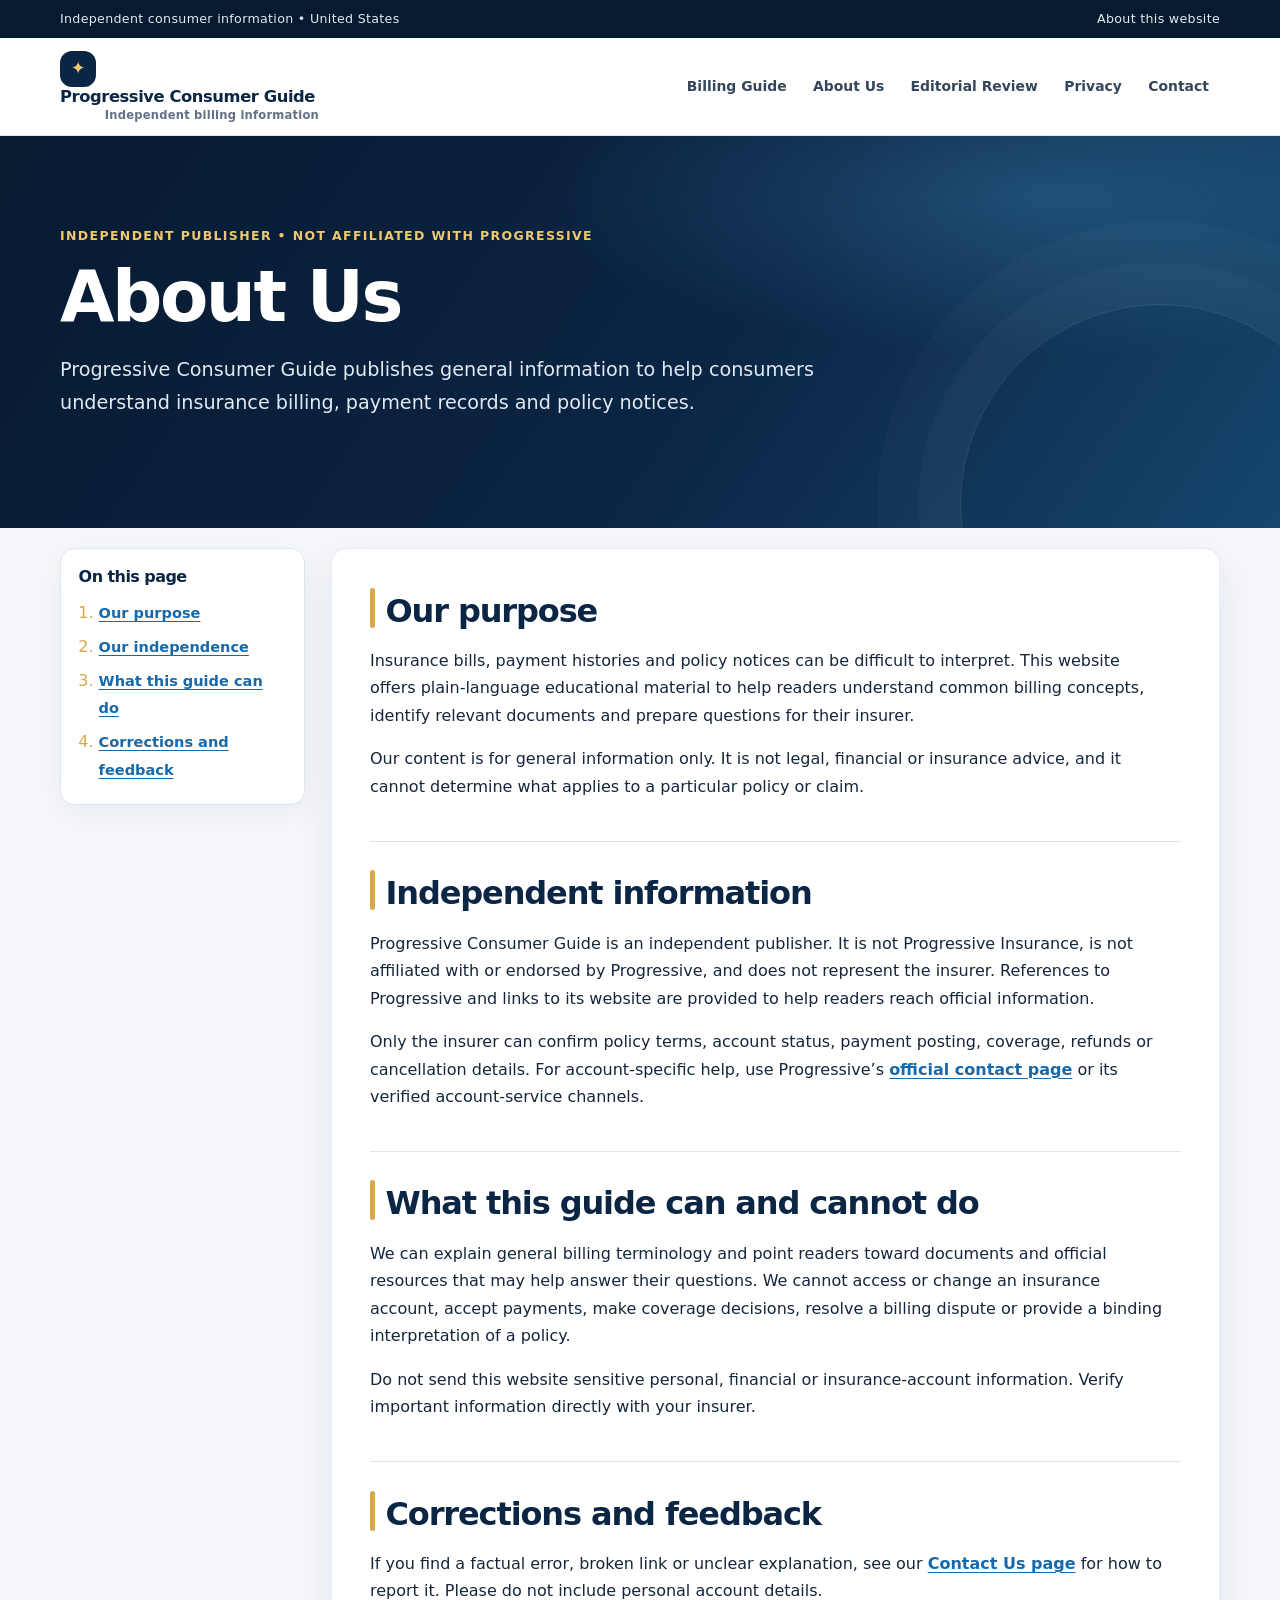
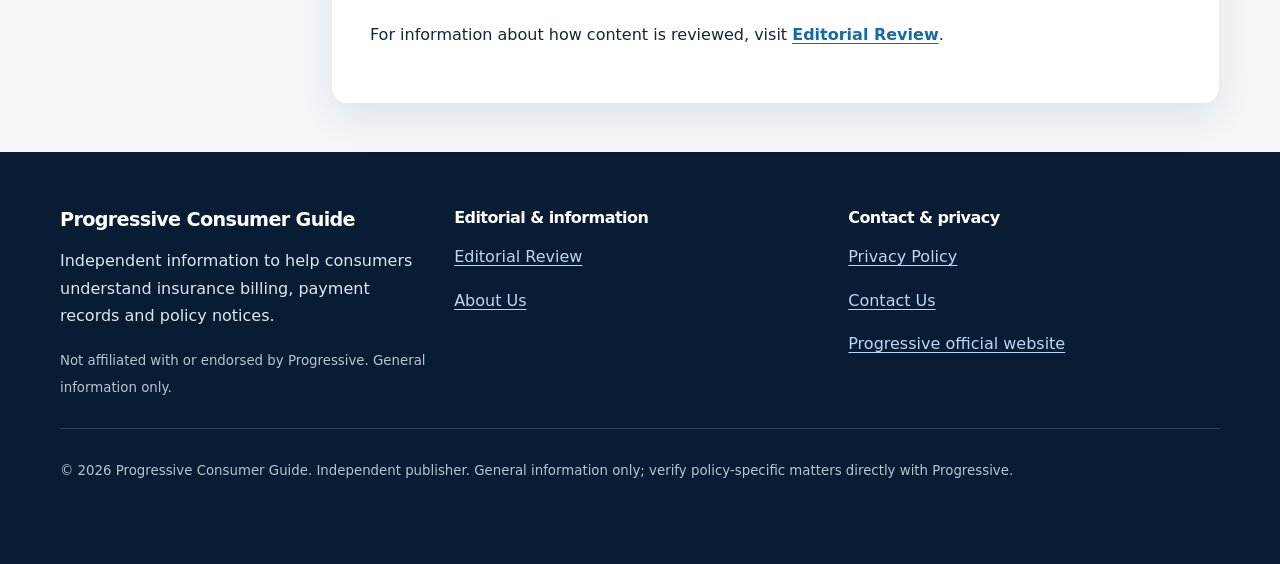
<file: about-us.html>
<!doctype html>
<html lang="en">
<head>
<meta charset="utf-8">
<meta name="viewport" content="width=device-width, initial-scale=1">
<meta name="theme-color" content="#0b2545">
<meta name="robots" content="index,follow">
<title>About Us | Progressive Consumer Guide</title>
<meta name="description" content="Learn about Progressive Consumer Guide, an independent resource for understanding insurance billing and policy notices.">
<link rel="canonical" href="https://progressiveguide.github.io/insurance/about-us.html">
<link rel="icon" type="image/svg+xml" href="favicon.svg">
<link rel="stylesheet" href="assets/site.css">
</head>
<body>
<div class="topbar"><div class="wrap"><span>Independent consumer information • United States</span><span>About this website</span></div></div>
<header class="brandbar"><div class="wrap">
<a class="brand" href="index.html" aria-label="Progressive Consumer Guide home">Progressive Consumer Guide<small>Independent billing information</small></a>
<nav class="nav" aria-label="Main navigation">
<a href="index.html">Billing Guide</a><a href="about-us.html" aria-current="page">About Us</a><a href="editorial-review.html">Editorial Review</a><a href="privacy-policy.html">Privacy</a><a href="contact-us.html">Contact</a>
</nav>
</div></header>
<section class="hero"><div class="wrap">
<div class="eyebrow">Independent publisher • Not affiliated with Progressive</div>
<h1>About Us</h1>
<p>Progressive Consumer Guide publishes general information to help consumers understand insurance billing, payment records and policy notices.</p>
</div></section>
<main><div class="wrap">
<div class="layout">
<aside class="toc" aria-label="On this page"><h2>On this page</h2><ol>
<li><a href="#our-purpose">Our purpose</a></li>
<li><a href="#independence">Our independence</a></li>
<li><a href="#scope">What this guide can do</a></li>
<li><a href="#corrections">Corrections and feedback</a></li>
</ol></aside>
<article class="content">
<section id="our-purpose">
<h2>Our purpose</h2>
<p>Insurance bills, payment histories and policy notices can be difficult to interpret. This website offers plain-language educational material to help readers understand common billing concepts, identify relevant documents and prepare questions for their insurer.</p>
<p>Our content is for general information only. It is not legal, financial or insurance advice, and it cannot determine what applies to a particular policy or claim.</p>
</section>
<section id="independence">
<h2>Independent information</h2>
<p>Progressive Consumer Guide is an independent publisher. It is not Progressive Insurance, is not affiliated with or endorsed by Progressive, and does not represent the insurer. References to Progressive and links to its website are provided to help readers reach official information.</p>
<p>Only the insurer can confirm policy terms, account status, payment posting, coverage, refunds or cancellation details. For account-specific help, use Progressive’s <a href="https://www.progressive.com/contact-us/" target="_blank" rel="noopener">official contact page</a> or its verified account-service channels.</p>
</section>
<section id="scope">
<h2>What this guide can and cannot do</h2>
<p>We can explain general billing terminology and point readers toward documents and official resources that may help answer their questions. We cannot access or change an insurance account, accept payments, make coverage decisions, resolve a billing dispute or provide a binding interpretation of a policy.</p>
<p>Do not send this website sensitive personal, financial or insurance-account information. Verify important information directly with your insurer.</p>
</section>
<section id="corrections">
<h2>Corrections and feedback</h2>
<p>If you find a factual error, broken link or unclear explanation, see our <a href="contact-us.html">Contact Us page</a> for how to report it. Please do not include personal account details.</p>
<p>For information about how content is reviewed, visit <a href="editorial-review.html">Editorial Review</a>.</p>
</section>
</article>
</div>
</div></main>
<footer class="footer"><div class="wrap"><div class="footer-grid">
<div><h2>Progressive Consumer Guide</h2><p>Independent information to help consumers understand insurance billing, payment records and policy notices.</p><small>Not affiliated with or endorsed by Progressive. General information only.</small></div>
<div><h3>Editorial &amp; information</h3><p><a href="editorial-review.html">Editorial Review</a></p><p><a href="about-us.html" aria-current="page">About Us</a></p></div>
<div><h3>Contact &amp; privacy</h3><p><a href="privacy-policy.html">Privacy Policy</a></p><p><a href="contact-us.html">Contact Us</a></p><p><a href="https://www.progressive.com/" target="_blank" rel="noopener">Progressive official website</a></p></div>
</div><hr><small>© 2026 Progressive Consumer Guide. Independent publisher. General information only; verify policy-specific matters directly with Progressive.</small></div></footer>
</body>
</html>
</file>
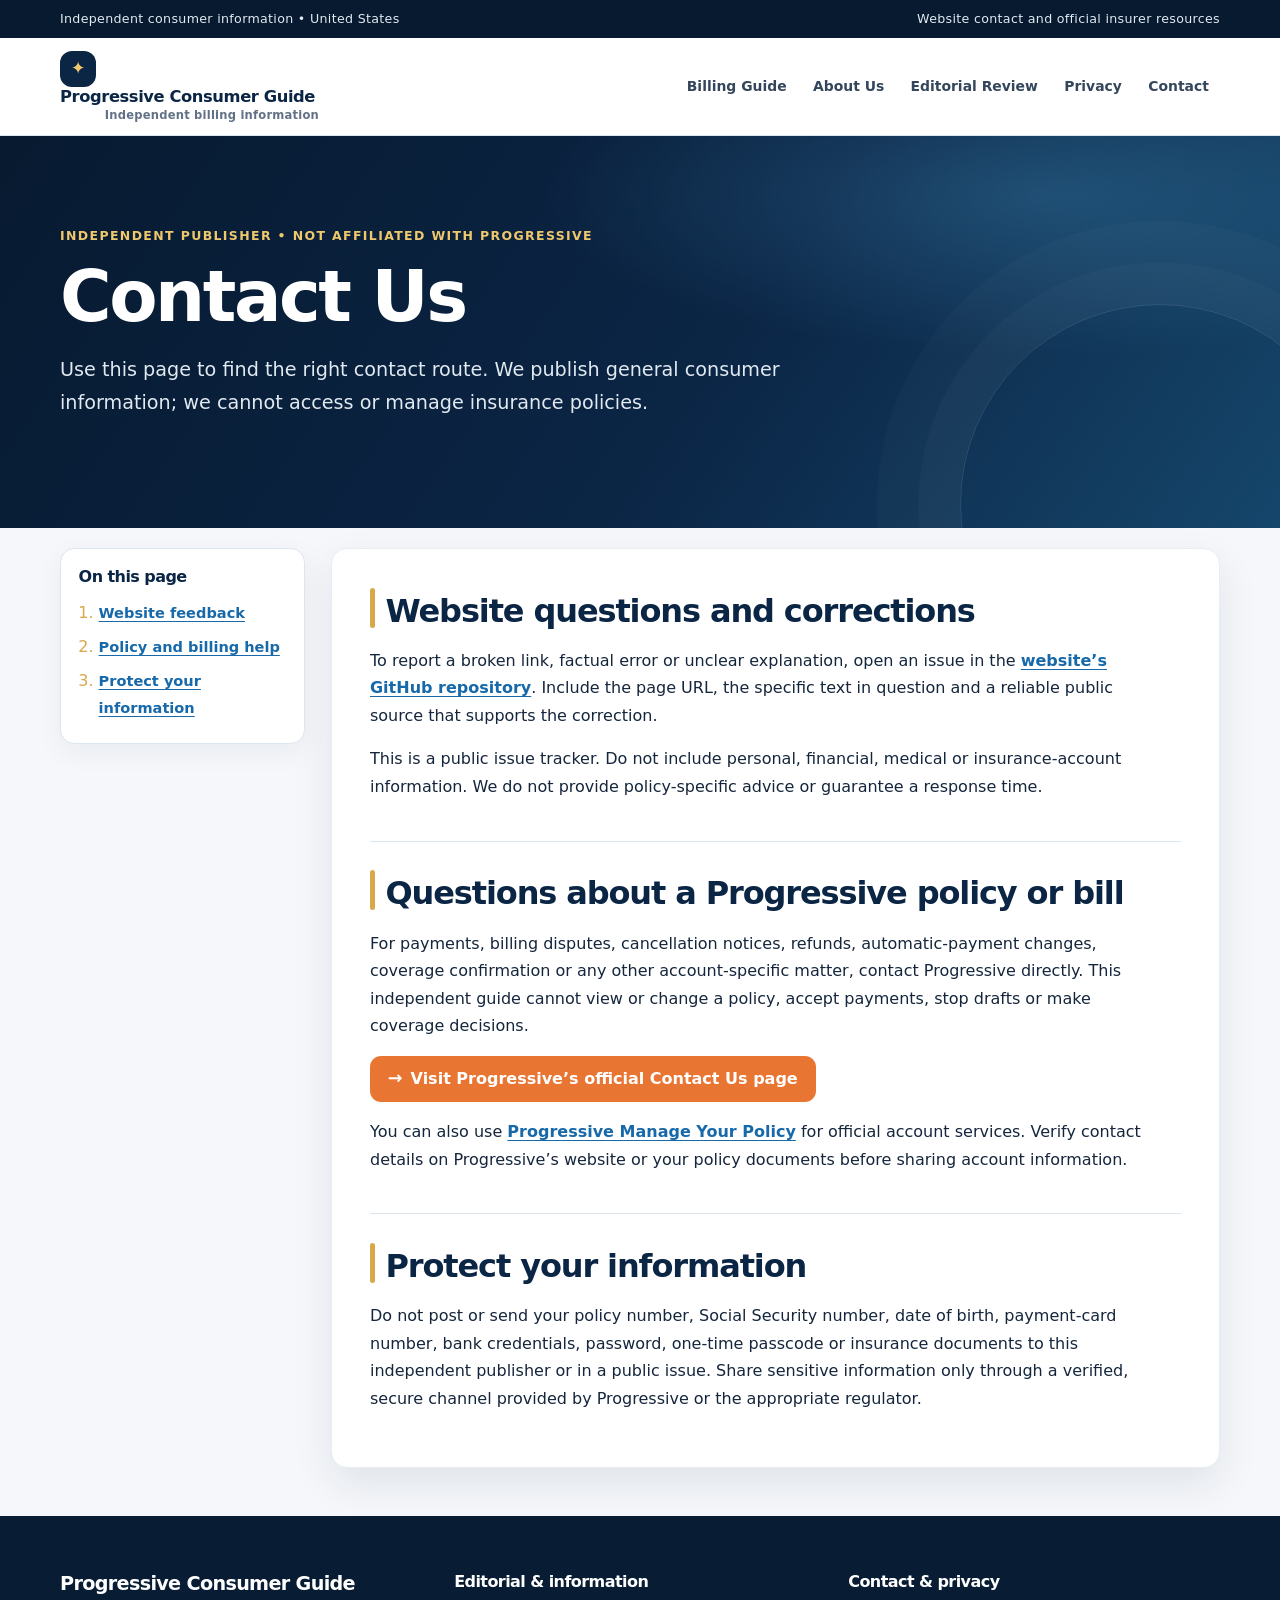
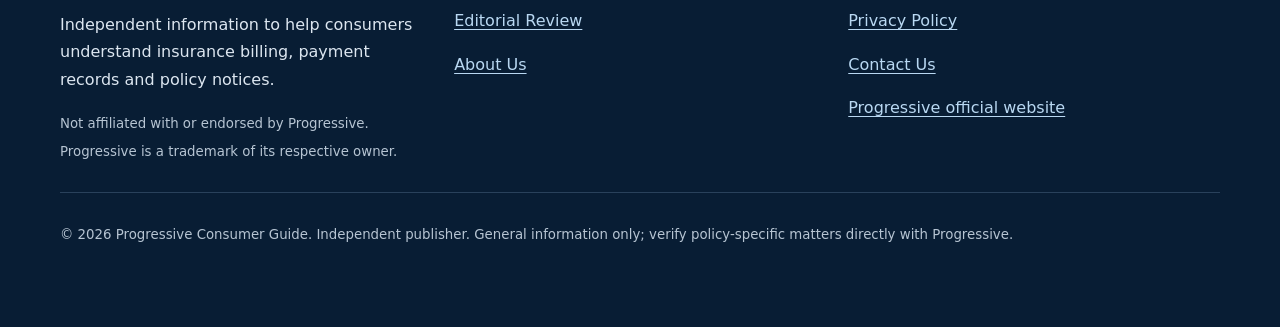
<file: contact-us.html>
<!doctype html>
<html lang="en">
<head>
<meta charset="utf-8">
<meta name="viewport" content="width=device-width, initial-scale=1">
<meta name="theme-color" content="#0b2545">
<meta name="robots" content="index,follow">
<title>Contact Us | Progressive Consumer Guide</title>
<meta name="description" content="Contact the independent publisher with website corrections, or find official Progressive contact options for policy and account questions.">
<link rel="canonical" href="https://progressiveguide.github.io/insurance/contact-us.html">
<link rel="icon" type="image/svg+xml" href="favicon.svg">
<link rel="stylesheet" href="assets/site.css">
</head>
<body>
<div class="topbar"><div class="wrap"><span>Independent consumer information • United States</span><span>Website contact and official insurer resources</span></div></div>
<header class="brandbar"><div class="wrap">
<a class="brand" href="index.html" aria-label="Progressive Consumer Guide home">Progressive Consumer Guide<small>Independent billing information</small></a>
<nav class="nav" aria-label="Main navigation">
<a href="index.html">Billing Guide</a><a href="about-us.html">About Us</a><a href="editorial-review.html">Editorial Review</a><a href="privacy-policy.html">Privacy</a><a href="contact-us.html" aria-current="page">Contact</a>
</nav>
</div></header>
<section class="hero"><div class="wrap">
<div class="eyebrow">Independent publisher • Not affiliated with Progressive</div>
<h1>Contact Us</h1>
<p>Use this page to find the right contact route. We publish general consumer information; we cannot access or manage insurance policies.</p>
</div></section>
<main><div class="wrap">
<div class="layout">
<aside class="toc" aria-label="On this page"><h2>On this page</h2><ol>
<li><a href="#website-feedback">Website feedback</a></li>
<li><a href="#policy-help">Policy and billing help</a></li>
<li><a href="#privacy">Protect your information</a></li>
</ol></aside>
<article class="content">
<section id="website-feedback">
<h2>Website questions and corrections</h2>
<p>To report a broken link, factual error or unclear explanation, open an issue in the <a href="https://github.com/progressiveguide/insurance/issues/new" target="_blank" rel="noopener">website’s GitHub repository</a>. Include the page URL, the specific text in question and a reliable public source that supports the correction.</p>
<p>This is a public issue tracker. Do not include personal, financial, medical or insurance-account information. We do not provide policy-specific advice or guarantee a response time.</p>
</section>
<section id="policy-help">
<h2>Questions about a Progressive policy or bill</h2>
<p>For payments, billing disputes, cancellation notices, refunds, automatic-payment changes, coverage confirmation or any other account-specific matter, contact Progressive directly. This independent guide cannot view or change a policy, accept payments, stop drafts or make coverage decisions.</p>
<p><a class="btn btn-orange" href="https://www.progressive.com/contact-us/" target="_blank" rel="noopener">Visit Progressive’s official Contact Us page</a></p>
<p>You can also use <a href="https://www.progressive.com/manage-policy/" target="_blank" rel="noopener">Progressive Manage Your Policy</a> for official account services. Verify contact details on Progressive’s website or your policy documents before sharing account information.</p>
</section>
<section id="privacy">
<h2>Protect your information</h2>
<p>Do not post or send your policy number, Social Security number, date of birth, payment-card number, bank credentials, password, one-time passcode or insurance documents to this independent publisher or in a public issue. Share sensitive information only through a verified, secure channel provided by Progressive or the appropriate regulator.</p>
</section>
</article>
</div>
</div></main>
<footer class="footer"><div class="wrap"><div class="footer-grid">
<div><h2>Progressive Consumer Guide</h2><p>Independent information to help consumers understand insurance billing, payment records and policy notices.</p><small>Not affiliated with or endorsed by Progressive. Progressive is a trademark of its respective owner.</small></div>
<div><h3>Editorial &amp; information</h3><p><a href="editorial-review.html">Editorial Review</a></p><p><a href="about-us.html">About Us</a></p></div>
<div><h3>Contact &amp; privacy</h3><p><a href="privacy-policy.html">Privacy Policy</a></p><p><a href="contact-us.html" aria-current="page">Contact Us</a></p><p><a href="https://www.progressive.com/" target="_blank" rel="noopener">Progressive official website</a></p></div>
</div><hr><small>© 2026 Progressive Consumer Guide. Independent publisher. General information only; verify policy-specific matters directly with Progressive.</small></div></footer>
</body>
</html>
</file>
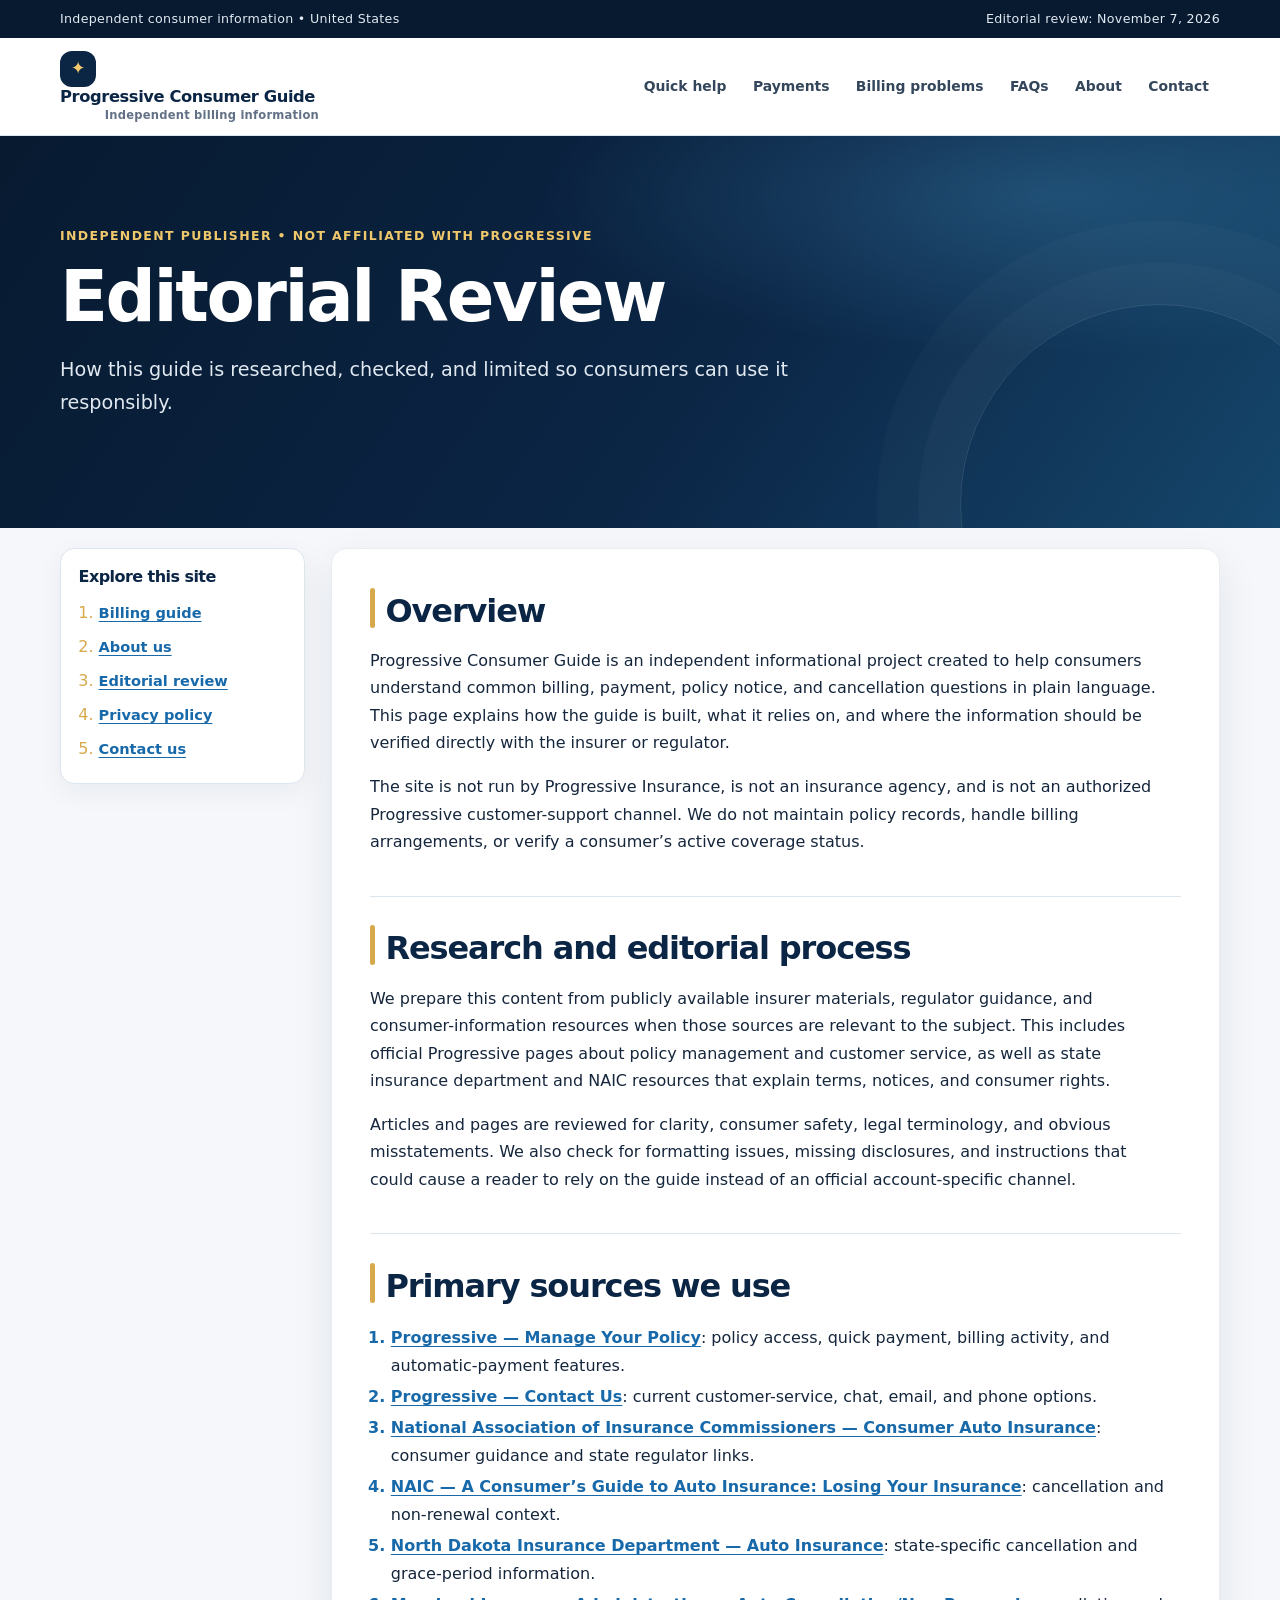
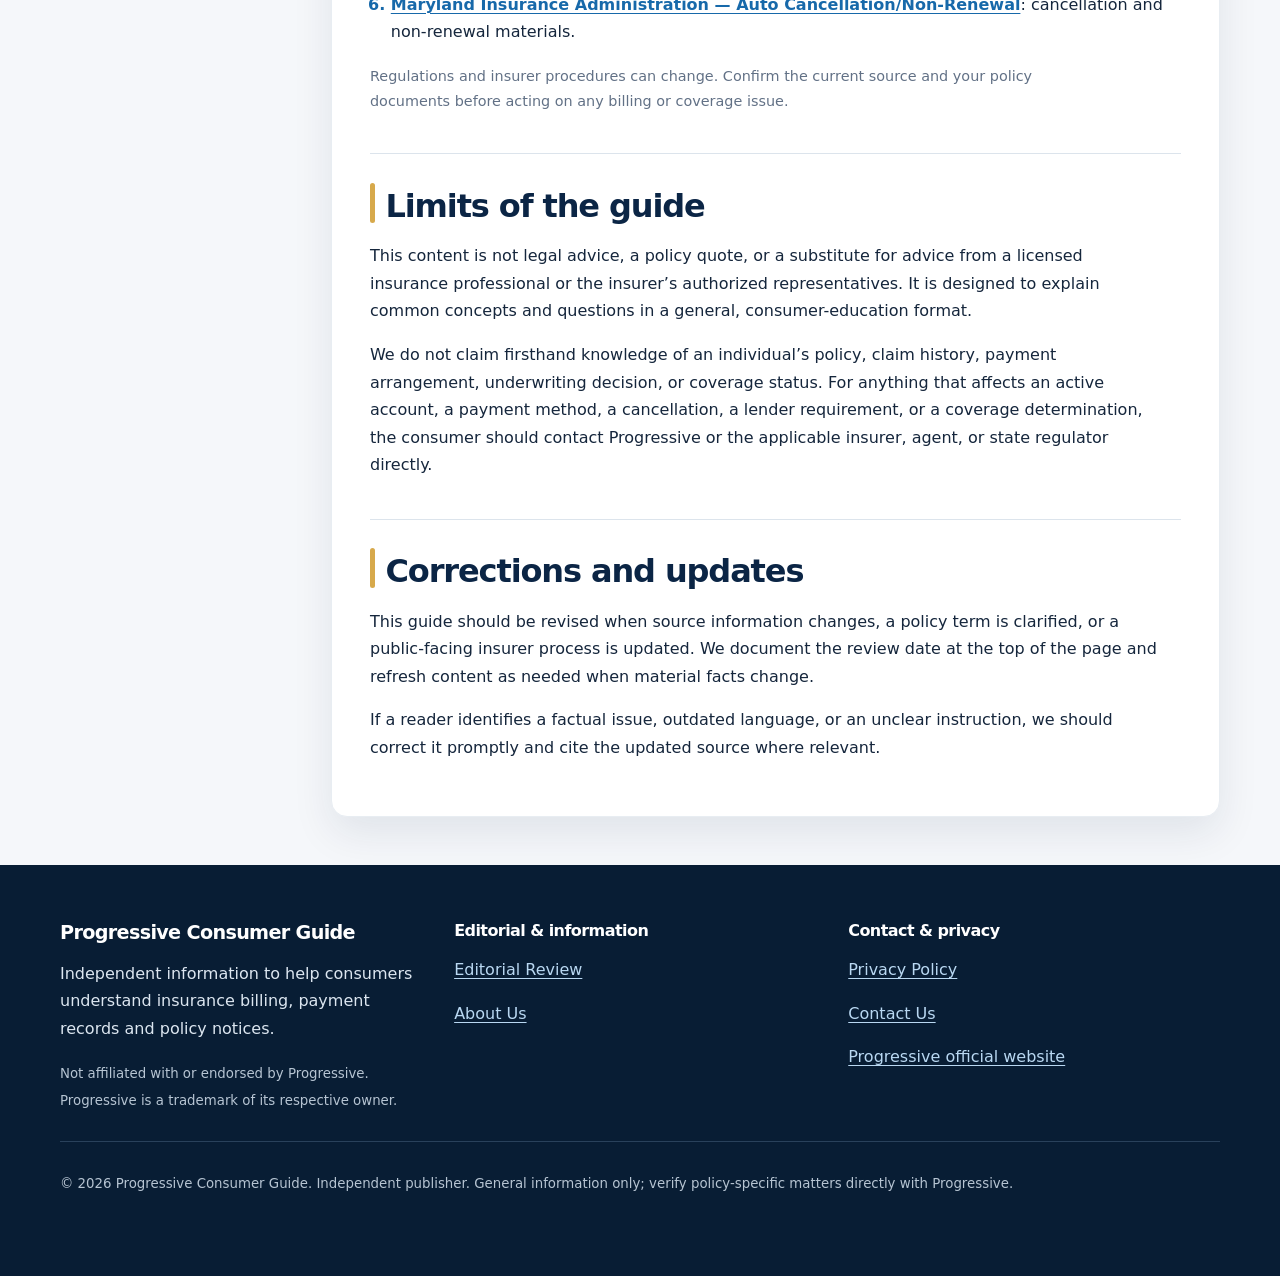
<file: editorial-review.html>
<!doctype html>
<html lang="en">
<head>
<meta charset="utf-8">
<meta name="viewport" content="width=device-width, initial-scale=1">
<meta name="theme-color" content="#0b2545">
<meta name="robots" content="index,follow">
<link rel="icon" type="image/svg+xml" href="favicon.svg">
<link rel="stylesheet" href="assets/site.css">
<title>Editorial Review | Progressive Consumer Guide</title>
<meta name="description" content="Editorial standards, source review, and the limits of this independent consumer guide about Progressive insurance billing and policy notices.">
<link rel="canonical" href="https://progressiveguide.github.io/insurance/editorial-review.html">
</head>
<body>
<div class="topbar"><div class="wrap"><span>Independent consumer information • United States</span><span>Editorial review: November 7, 2026</span></div></div>
<header class="brandbar"><div class="wrap"><a class="brand" href="index.html" aria-label="Progressive Consumer Guide home">Progressive Consumer Guide<small>Independent billing information</small></a><nav class="nav" aria-label="Main navigation"><a href="index.html#quick-help">Quick help</a><a href="index.html#payment">Payments</a><a href="index.html#problems">Billing problems</a><a href="index.html#faq">FAQs</a><a href="about-us.html">About</a><a href="contact-us.html">Contact</a></nav></div></header>
<section class="hero"><div class="wrap"><div class="eyebrow">Independent publisher • Not affiliated with Progressive</div>
<h1>Editorial Review</h1><p>How this guide is researched, checked, and limited so consumers can use it responsibly.</p></div></section>
<main><div class="wrap"><div class="layout"><aside class="toc" aria-label="On this page"><h2>Explore this site</h2><ol><li><a href="index.html">Billing guide</a></li><li><a href="about-us.html">About us</a></li><li><a href="editorial-review.html" aria-current="page">Editorial review</a></li><li><a href="privacy-policy.html">Privacy policy</a></li><li><a href="contact-us.html">Contact us</a></li></ol></aside><article class="content">
<section id="overview"><h2>Overview</h2>
<p>Progressive Consumer Guide is an independent informational project created to help consumers understand common billing, payment, policy notice, and cancellation questions in plain language. This page explains how the guide is built, what it relies on, and where the information should be verified directly with the insurer or regulator.</p>
<p>The site is not run by Progressive Insurance, is not an insurance agency, and is not an authorized Progressive customer-support channel. We do not maintain policy records, handle billing arrangements, or verify a consumer’s active coverage status.</p>
</section>
<section id="process"><h2>Research and editorial process</h2>
<p>We prepare this content from publicly available insurer materials, regulator guidance, and consumer-information resources when those sources are relevant to the subject. This includes official Progressive pages about policy management and customer service, as well as state insurance department and NAIC resources that explain terms, notices, and consumer rights.</p>
<p>Articles and pages are reviewed for clarity, consumer safety, legal terminology, and obvious misstatements. We also check for formatting issues, missing disclosures, and instructions that could cause a reader to rely on the guide instead of an official account-specific channel.</p>
</section>
<section id="sources"><h2>Primary sources we use</h2>
<ol class="sources">
<li><a href="https://www.progressive.com/manage-policy/" target="_blank" rel="noopener">Progressive — Manage Your Policy</a>: policy access, quick payment, billing activity, and automatic-payment features.</li>
<li><a href="https://www.progressive.com/contact-us/" target="_blank" rel="noopener">Progressive — Contact Us</a>: current customer-service, chat, email, and phone options.</li>
<li><a href="https://content.naic.org/consumer/auto-insurance.htm" target="_blank" rel="noopener">National Association of Insurance Commissioners — Consumer Auto Insurance</a>: consumer guidance and state regulator links.</li>
<li><a href="https://content.naic.org/sites/default/files/publication-aut-pp-consumer-auto.pdf" target="_blank" rel="noopener">NAIC — A Consumer’s Guide to Auto Insurance: Losing Your Insurance</a>: cancellation and non-renewal context.</li>
<li><a href="https://www.insurance.nd.gov/consumers/insurance/auto" target="_blank" rel="noopener">North Dakota Insurance Department — Auto Insurance</a>: state-specific cancellation and grace-period information.</li>
<li><a href="https://insurance.maryland.gov/Consumer/Pages/auto-cancellation-non-renewal.aspx" target="_blank" rel="noopener">Maryland Insurance Administration — Auto Cancellation/Non-Renewal</a>: cancellation and non-renewal materials.</li>
</ol>
<p class="muted">Regulations and insurer procedures can change. Confirm the current source and your policy documents before acting on any billing or coverage issue.</p>
</section>
<section id="limits"><h2>Limits of the guide</h2>
<p>This content is not legal advice, a policy quote, or a substitute for advice from a licensed insurance professional or the insurer’s authorized representatives. It is designed to explain common concepts and questions in a general, consumer-education format.</p>
<p>We do not claim firsthand knowledge of an individual’s policy, claim history, payment arrangement, underwriting decision, or coverage status. For anything that affects an active account, a payment method, a cancellation, a lender requirement, or a coverage determination, the consumer should contact Progressive or the applicable insurer, agent, or state regulator directly.</p>
</section>
<section id="updates"><h2>Corrections and updates</h2>
<p>This guide should be revised when source information changes, a policy term is clarified, or a public-facing insurer process is updated. We document the review date at the top of the page and refresh content as needed when material facts change.</p>
<p>If a reader identifies a factual issue, outdated language, or an unclear instruction, we should correct it promptly and cite the updated source where relevant.</p>
</section>
</article></div></div></main>
<footer class="footer"><div class="wrap"><div class="footer-grid">
<div><h2>Progressive Consumer Guide</h2><p>Independent information to help consumers understand insurance billing, payment records and policy notices.</p><small>Not affiliated with or endorsed by Progressive. Progressive is a trademark of its respective owner.</small></div>
<div><h3>Editorial &amp; information</h3><p><a href="editorial-review.html" aria-current="page">Editorial Review</a></p><p><a href="about-us.html">About Us</a></p></div>
<div><h3>Contact &amp; privacy</h3><p><a href="privacy-policy.html">Privacy Policy</a></p><p><a href="contact-us.html">Contact Us</a></p><p><a href="https://www.progressive.com/" target="_blank" rel="noopener">Progressive official website</a></p></div>
</div><hr><small>© 2026 Progressive Consumer Guide. Independent publisher. General information only; verify policy-specific matters directly with Progressive.</small></div></footer>
</body>
</html>
</file>
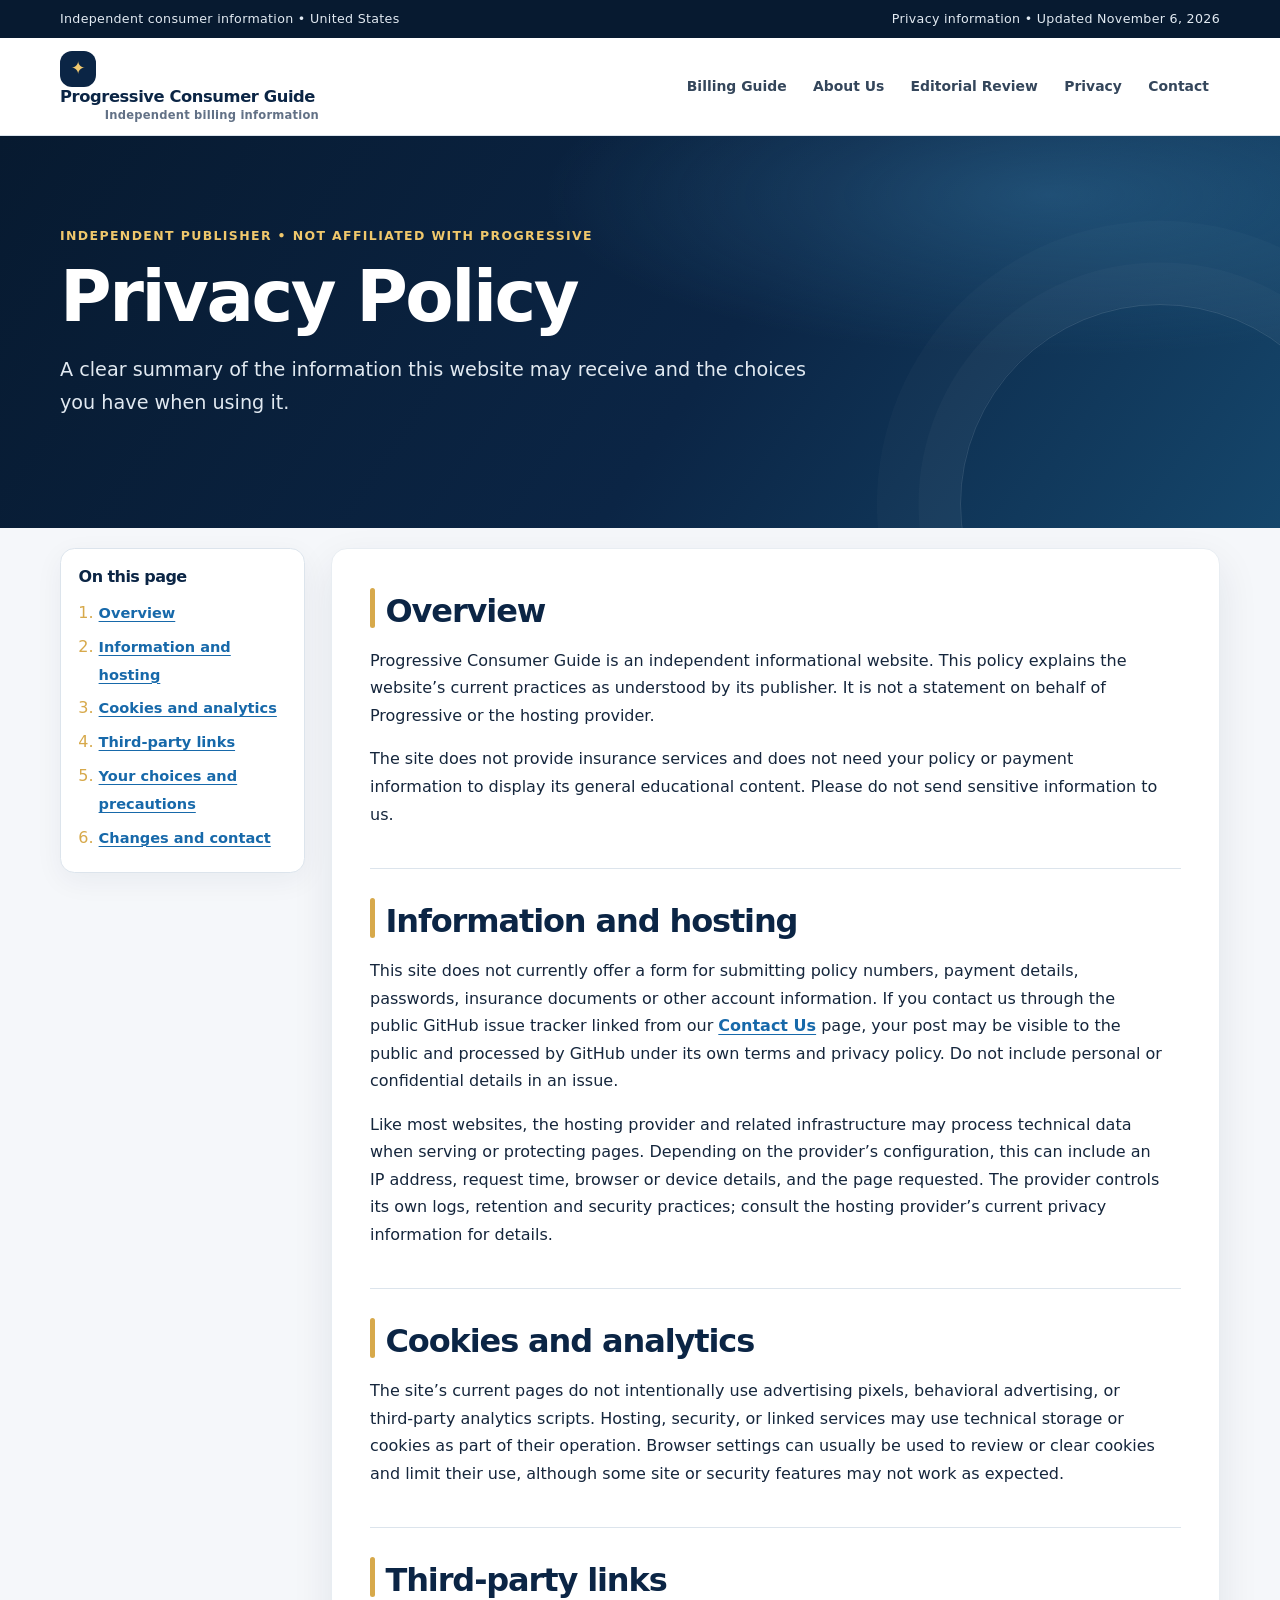
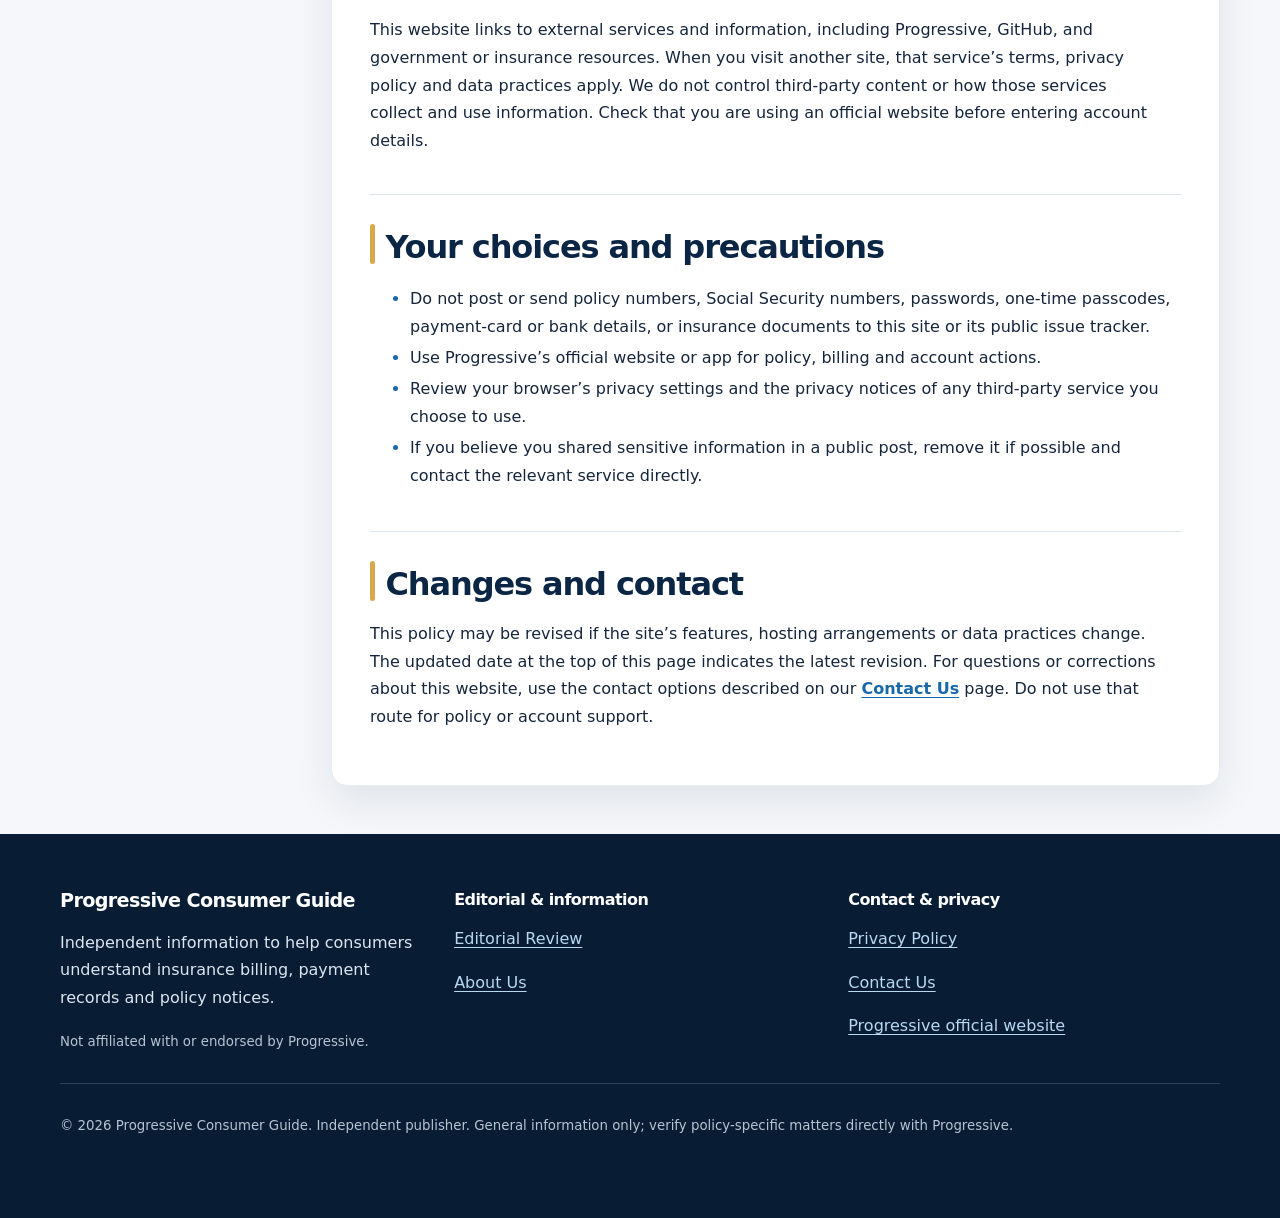
<file: privacy-policy.html>
<!doctype html>
<html lang="en">
<head>
<meta charset="utf-8">
<meta name="viewport" content="width=device-width, initial-scale=1">
<meta name="theme-color" content="#0b2545">
<meta name="robots" content="index,follow">
<title>Privacy Policy | Progressive Consumer Guide</title>
<meta name="description" content="Learn what information Progressive Consumer Guide may receive, how hosting and third-party links work, and how to protect sensitive information.">
<link rel="canonical" href="https://progressiveguide.github.io/insurance/privacy-policy.html">
<link rel="icon" type="image/svg+xml" href="favicon.svg">
<link rel="stylesheet" href="assets/site.css">
</head>
<body>
<div class="topbar"><div class="wrap"><span>Independent consumer information • United States</span><span>Privacy information • Updated November 6, 2026</span></div></div>
<header class="brandbar"><div class="wrap">
<a class="brand" href="index.html" aria-label="Progressive Consumer Guide home">Progressive Consumer Guide<small>Independent billing information</small></a>
<nav class="nav" aria-label="Main navigation">
<a href="index.html">Billing Guide</a><a href="about-us.html">About Us</a><a href="editorial-review.html">Editorial Review</a><a href="privacy-policy.html" aria-current="page">Privacy</a><a href="contact-us.html">Contact</a>
</nav>
</div></header>
<section class="hero"><div class="wrap">
<div class="eyebrow">Independent publisher • Not affiliated with Progressive</div>
<h1>Privacy Policy</h1>
<p>A clear summary of the information this website may receive and the choices you have when using it.</p>
</div></section>
<main><div class="wrap">
<div class="layout">
<aside class="toc" aria-label="On this page"><h2>On this page</h2><ol>
<li><a href="#overview">Overview</a></li>
<li><a href="#information">Information and hosting</a></li>
<li><a href="#cookies">Cookies and analytics</a></li>
<li><a href="#third-parties">Third-party links</a></li>
<li><a href="#choices">Your choices and precautions</a></li>
<li><a href="#changes-contact">Changes and contact</a></li>
</ol></aside>
<article class="content">
<section id="overview"><h2>Overview</h2>
<p>Progressive Consumer Guide is an independent informational website. This policy explains the website’s current practices as understood by its publisher. It is not a statement on behalf of Progressive or the hosting provider.</p>
<p>The site does not provide insurance services and does not need your policy or payment information to display its general educational content. Please do not send sensitive information to us.</p>
</section>
<section id="information"><h2>Information and hosting</h2>
<p>This site does not currently offer a form for submitting policy numbers, payment details, passwords, insurance documents or other account information. If you contact us through the public GitHub issue tracker linked from our <a href="contact-us.html">Contact Us</a> page, your post may be visible to the public and processed by GitHub under its own terms and privacy policy. Do not include personal or confidential details in an issue.</p>
<p>Like most websites, the hosting provider and related infrastructure may process technical data when serving or protecting pages. Depending on the provider’s configuration, this can include an IP address, request time, browser or device details, and the page requested. The provider controls its own logs, retention and security practices; consult the hosting provider’s current privacy information for details.</p>
</section>
<section id="cookies"><h2>Cookies and analytics</h2>
<p>The site’s current pages do not intentionally use advertising pixels, behavioral advertising, or third-party analytics scripts. Hosting, security, or linked services may use technical storage or cookies as part of their operation. Browser settings can usually be used to review or clear cookies and limit their use, although some site or security features may not work as expected.</p>
</section>
<section id="third-parties"><h2>Third-party links</h2>
<p>This website links to external services and information, including Progressive, GitHub, and government or insurance resources. When you visit another site, that service’s terms, privacy policy and data practices apply. We do not control third-party content or how those services collect and use information. Check that you are using an official website before entering account details.</p>
</section>
<section id="choices"><h2>Your choices and precautions</h2>
<ul>
<li>Do not post or send policy numbers, Social Security numbers, passwords, one-time passcodes, payment-card or bank details, or insurance documents to this site or its public issue tracker.</li>
<li>Use Progressive’s official website or app for policy, billing and account actions.</li>
<li>Review your browser’s privacy settings and the privacy notices of any third-party service you choose to use.</li>
<li>If you believe you shared sensitive information in a public post, remove it if possible and contact the relevant service directly.</li>
</ul>
</section>
<section id="changes-contact"><h2>Changes and contact</h2>
<p>This policy may be revised if the site’s features, hosting arrangements or data practices change. The updated date at the top of this page indicates the latest revision. For questions or corrections about this website, use the contact options described on our <a href="contact-us.html">Contact Us</a> page. Do not use that route for policy or account support.</p>
</section>
</article>
</div>
</div></main>
<footer class="footer"><div class="wrap"><div class="footer-grid">
<div><h2>Progressive Consumer Guide</h2><p>Independent information to help consumers understand insurance billing, payment records and policy notices.</p><small>Not affiliated with or endorsed by Progressive.</small></div>
<div><h3>Editorial &amp; information</h3><p><a href="editorial-review.html">Editorial Review</a></p><p><a href="about-us.html">About Us</a></p></div>
<div><h3>Contact &amp; privacy</h3><p><a href="privacy-policy.html" aria-current="page">Privacy Policy</a></p><p><a href="contact-us.html">Contact Us</a></p><p><a href="https://www.progressive.com/" target="_blank" rel="noopener">Progressive official website</a></p></div>
</div><hr><small>© 2026 Progressive Consumer Guide. Independent publisher. General information only; verify policy-specific matters directly with Progressive.</small></div></footer>
</body>
</html>
</file>
<file: assets/site.css>
/* Progressive Consumer Guide — premium, mobile-first visual system.
   Additive stylesheet for the existing semantic HTML; no page content is removed. */
:root {
  color-scheme: light;
  --ink: #15263c;
  --muted: #627186;
  --navy: #0b2545;
  --navy-2: #123b62;
  --blue: #1769aa;
  --gold: #d7a94b;
  --orange: #e87532;
  --paper: #f5f7fa;
  --line: #dce4ec;
  --card: #fff;
  --shadow: 0 16px 42px rgba(11, 37, 69, .09);
  font-family: Inter, ui-sans-serif, system-ui, -apple-system, BlinkMacSystemFont, "Segoe UI", sans-serif;
  font-synthesis: none;
  text-rendering: optimizeLegibility;
  -webkit-font-smoothing: antialiased;
  scroll-behavior: smooth;
  scroll-padding-top: 5.5rem;
}
*, *::before, *::after { box-sizing: border-box; }
body { margin: 0; background: var(--paper); color: var(--ink); font-size: 1rem; line-height: 1.72; }
a { color: var(--blue); text-underline-offset: .2em; text-decoration-thickness: .08em; }
a:hover { color: #0a477a; }
a:focus-visible, button:focus-visible, select:focus-visible, input:focus-visible, summary:focus-visible { outline: 3px solid #e8b64e; outline-offset: 3px; }
img, svg { max-width: 100%; }
.wrap { width: min(100% - 2rem, 1160px); margin-inline: auto; }
.topbar { background: #071a30; color: #e2eaf2; font-size: .79rem; letter-spacing: .025em; }
.topbar .wrap { min-height: 2.4rem; display: flex; align-items: center; justify-content: space-between; gap: .75rem; flex-wrap: wrap; padding-block: .35rem; }
.brandbar { position: sticky; z-index: 20; top: 0; background: rgba(255,255,255,.96); border-bottom: 1px solid var(--line); backdrop-filter: blur(14px); }
.brandbar > .wrap { display: flex; align-items: center; justify-content: space-between; gap: 1rem; flex-wrap: wrap; padding-block: .8rem; }
.brand { display: inline-flex; flex-direction: column; color: var(--navy); font-size: 1.02rem; font-weight: 800; line-height: 1.25; text-decoration: none; letter-spacing: -.025em; }
.brand::before { content: "✦"; display: inline-grid; place-items: center; float: left; width: 2.25rem; height: 2.25rem; margin-right: .55rem; border-radius: .75rem; background: var(--navy); color: #f2c96f; font-size: 1.1rem; }
.brand small { margin-left: 2.8rem; color: var(--muted); font-size: .72rem; font-weight: 600; letter-spacing: .02em; }
.nav { display: flex; align-items: center; gap: .25rem; flex-wrap: wrap; }
.nav a { padding: .48rem .7rem; border-radius: .6rem; color: #34465b; font-size: .87rem; font-weight: 700; text-decoration: none; }
.nav a:hover, .nav a:focus-visible { background: #edf3f8; color: var(--navy); }
.nav a[href="#payment"]::before { content: "◈ "; color: var(--gold); }
.hero { position: relative; overflow: hidden; padding: clamp(3rem, 7vw, 6rem) 0; background: radial-gradient(ellipse at 82% 15%, rgba(61,131,176,.38), transparent 34%), linear-gradient(125deg, #071a30 0%, #0b2545 56%, #15466b 100%); color: #fff; }
.hero::after { position: absolute; right: -5rem; bottom: -11rem; width: 25rem; height: 25rem; border: 1px solid rgba(255,255,255,.12); border-radius: 50%; box-shadow: 0 0 0 2.6rem rgba(255,255,255,.025), 0 0 0 5.2rem rgba(255,255,255,.02); content: ""; pointer-events: none; }
.hero .wrap { position: relative; z-index: 1; }
.eyebrow { color: #f0c86c; font-size: .78rem; font-weight: 800; letter-spacing: .11em; text-transform: uppercase; }
h1, h2, h3 { color: var(--navy); line-height: 1.22; letter-spacing: -.035em; }
.hero h1 { max-width: 850px; margin: .8rem 0 1rem; color: #fff; font-size: clamp(2.35rem, 6vw, 4.4rem); line-height: 1.06; }
.hero p { max-width: 760px; color: #e1e9f1; font-size: clamp(1.02rem, 2vw, 1.2rem); }
.hero-actions { display: flex; gap: .75rem; flex-wrap: wrap; margin-block: 1.5rem; }
.btn { min-height: 2.9rem; display: inline-flex; align-items: center; justify-content: center; gap: .5rem; padding: .68rem 1.05rem; border: 1px solid transparent; border-radius: .7rem; font: inherit; font-weight: 800; line-height: 1.25; text-align: center; text-decoration: none; cursor: pointer; transition: transform .18s ease, box-shadow .18s ease, background .18s ease; }
.btn:hover { transform: translateY(-1px); box-shadow: 0 8px 18px rgba(10,30,55,.16); }
.btn-orange { background: var(--orange); color: #fff; }
.btn-orange:hover { background: #cf5f20; color: #fff; }
.btn-orange::before { content: "→"; font-size: 1.1em; }
.btn-white { background: #fff; color: var(--navy); }
.btn-white:hover { background: #edf3f8; color: var(--navy); }
.disclaimer { max-width: 850px; padding: .8rem 1rem; border-left: 3px solid var(--gold); border-radius: 0 .65rem .65rem 0; background: rgba(255,255,255,.08); color: #e7edf4 !important; font-size: .9rem !important; }
main { min-height: 40vh; }
main > .wrap { padding-block: 1.25rem 3rem; }
.urgent { margin-block: 1.6rem 2rem; padding: clamp(1.1rem, 3vw, 1.8rem); border: 1px solid #ead8af; border-radius: 1rem; background: linear-gradient(135deg, #fffdf8, #fff); box-shadow: var(--shadow); }
.urgent > strong { color: var(--navy); font-size: 1.12rem; }
.urgent-grid { display: grid; grid-template-columns: repeat(auto-fit, minmax(min(100%, 250px), 1fr)); gap: 1rem; margin-block: 1rem; }
.contact-card { display: grid; gap: .35rem; padding: 1rem; border: 1px solid var(--line); border-radius: .8rem; background: #fff; }
.contact-card b::before { content: "☎ "; color: var(--gold); }
.contact-card.official { border-color: #b7d2e7; background: #f3f8fc; }
.contact-card a { font-size: 1.16rem; font-weight: 800; }
.muted { color: var(--muted); font-size: .9rem; }
.topic-grid {
  display: grid;
  grid-template-columns: repeat(auto-fit, minmax(min(100%, 220px), 1fr));
  gap: 1rem;
  margin: 1.1rem 0 1.5rem;
}
.topic-card {
  display: grid;
  gap: .45rem;
  min-height: 100%;
  padding: 1rem;
  border: 1px solid var(--line);
  border-radius: .9rem;
  background: linear-gradient(180deg, #ffffff, #f4f8fb);
  box-shadow: 0 10px 24px rgba(11,37,69,.04);
}
.topic-card h3 { margin: 0; font-size: 1.05rem; }
.topic-card p { margin: 0; color: var(--muted); font-size: .9rem; }
.topic-card a { font-weight: 800; }
.layout { display: grid; grid-template-columns: 1fr; gap: 1.4rem; align-items: start; }
.toc { padding: 1.1rem; border: 1px solid var(--line); border-radius: .9rem; background: #fff; box-shadow: 0 8px 28px rgba(11,37,69,.055); }
.toc h2 { margin: 0 0 .6rem; font-size: 1rem; }
.toc ol { margin: 0; padding-left: 1.25rem; }
.toc li { padding: .2rem 0; color: var(--gold); }
.toc a { font-size: .91rem; font-weight: 650; }
.content { min-width: 0; padding: clamp(1rem, 3vw, 2.5rem); border: 1px solid #e8edf2; border-radius: 1rem; background: var(--card); box-shadow: var(--shadow); }
.content section, main > .wrap > section { scroll-margin-top: 6rem; }
.content section + section { margin-top: 2.5rem; padding-top: 1.8rem; border-top: 1px solid var(--line); }
.content h2 { margin: 0 0 1rem; font-size: clamp(1.45rem, 3vw, 2rem); }
.content h2::before { content: ""; display: inline-block; width: .32rem; height: 1.25em; margin-right: .65rem; border-radius: 1rem; background: var(--gold); vertical-align: -.18em; }
.content h3 { margin-top: 1.7rem; font-size: 1.18rem; }
.content p, .content li { max-width: 78ch; }
.content li { padding-block: .12rem; }
.content ul li::marker, .content ol li::marker { color: var(--blue); font-weight: 800; }
.content a:not(.btn) { font-weight: 650; }
.callout { margin-block: 1.2rem; padding: 1rem 1.15rem; border-left: 4px solid var(--blue); border-radius: 0 .75rem .75rem 0; background: #eff6fb; }
.callout.warning { border-color: #d9872d; background: #fff8eb; }
.table-wrap { overflow-x: auto; margin-block: 1rem; border: 1px solid var(--line); border-radius: .75rem; -webkit-overflow-scrolling: touch; }
table { width: 100%; border-collapse: collapse; background: #fff; font-size: .92rem; }
th, td { min-width: 9rem; padding: .8rem; border-bottom: 1px solid var(--line); text-align: left; vertical-align: top; }
th { background: #edf3f8; color: var(--navy); font-weight: 800; }
tr:last-child td { border-bottom: 0; }
.timeline { display: grid; grid-template-columns: repeat(auto-fit, minmax(min(100%, 145px), 1fr)); gap: .7rem; margin-block: 1rem; }
.step { padding: 1rem; border: 1px solid var(--line); border-radius: .75rem; background: linear-gradient(145deg,#fff,#f6f9fc); }
.step b { display: block; color: var(--navy); }
.tool { margin-block: 1rem; padding: 1.15rem; border: 1px solid var(--line); border-radius: .85rem; background: #f8fafc; }
.tool label { display: block; margin: .7rem 0 .25rem; color: var(--navy); font-size: .92rem; font-weight: 750; }
.tool input:not([type=checkbox]), .tool select { width: 100%; min-height: 2.8rem; padding: .65rem .75rem; border: 1px solid #bdcad7; border-radius: .55rem; background: #fff; color: var(--ink); font: inherit; }
.tool button { margin-top: .9rem; }
.checklist label { display: block; padding: .3rem 0; font-weight: 500; }
.checklist input { accent-color: var(--blue); }
.result { min-height: 1.5rem; margin-top: .65rem; color: var(--navy); font-weight: 700; }
.faq details { margin-block: .6rem; border: 1px solid var(--line); border-radius: .7rem; background: #fff; }
.faq summary { padding: .85rem 1rem; color: var(--navy); font-weight: 800; cursor: pointer; }
.faq details p { margin: 0; padding: 0 1rem 1rem; }
.sources { padding-left: 1.3rem; }
.footer { padding: 2.5rem 0 5rem; background: #081d34; color: #dce6f0; }
.footer h2, .footer h3 { color: #fff; }
.footer a { color: #b9d8f2; }
.footer-grid { display: grid; grid-template-columns: repeat(auto-fit, minmax(min(100%, 210px), 1fr)); gap: 1.4rem; }
.footer-grid h2 { font-size: 1.2rem; }
.footer-grid h3 { font-size: 1rem; }
.footer small { color: #b6c4d2; }
.footer hr { border: 0; border-top: 1px solid #29415b; margin: 1.7rem 0; }
@media (min-width: 900px) {
  .layout { grid-template-columns: 245px minmax(0, 1fr); gap: 1.6rem; }
  .toc { position: sticky; top: 6.4rem; max-height: calc(100vh - 7rem); overflow: auto; }
}
@media (max-width: 600px) {
  .wrap { width: min(100% - 1.25rem, 1160px); }
  .topbar .wrap { justify-content: center; text-align: center; }
  .brandbar { position: relative; }
  .brandbar > .wrap { align-items: flex-start; }
  .nav { width: 100%; gap: .15rem; overflow-x: auto; flex-wrap: nowrap; padding-bottom: .15rem; }
  .nav a { flex: 0 0 auto; padding: .45rem .55rem; font-size: .82rem; }
  .hero { padding-block: 2.8rem; }
  .content { padding: 1rem; }
}
@media (prefers-reduced-motion: reduce) {
  *, *::before, *::after { scroll-behavior: auto !important; transition-duration: .01ms !important; animation-duration: .01ms !important; }
}
</file>
